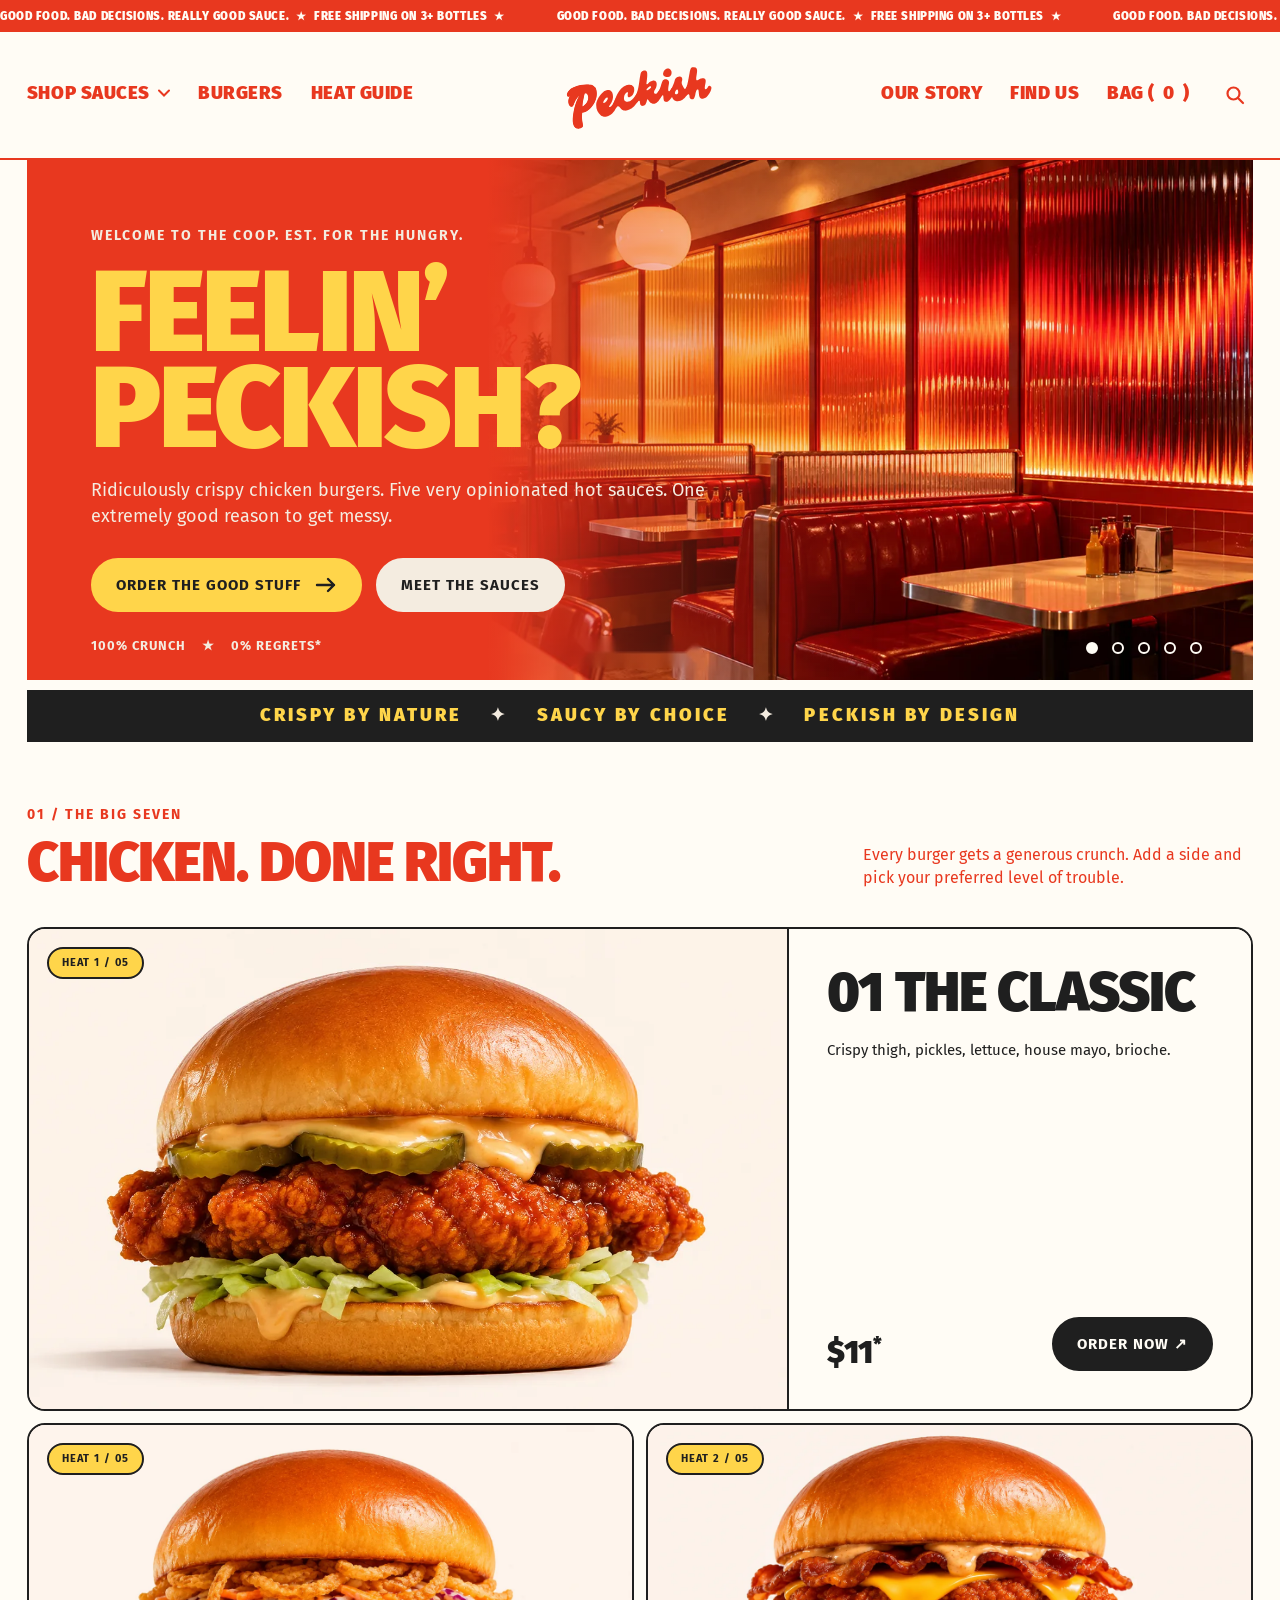
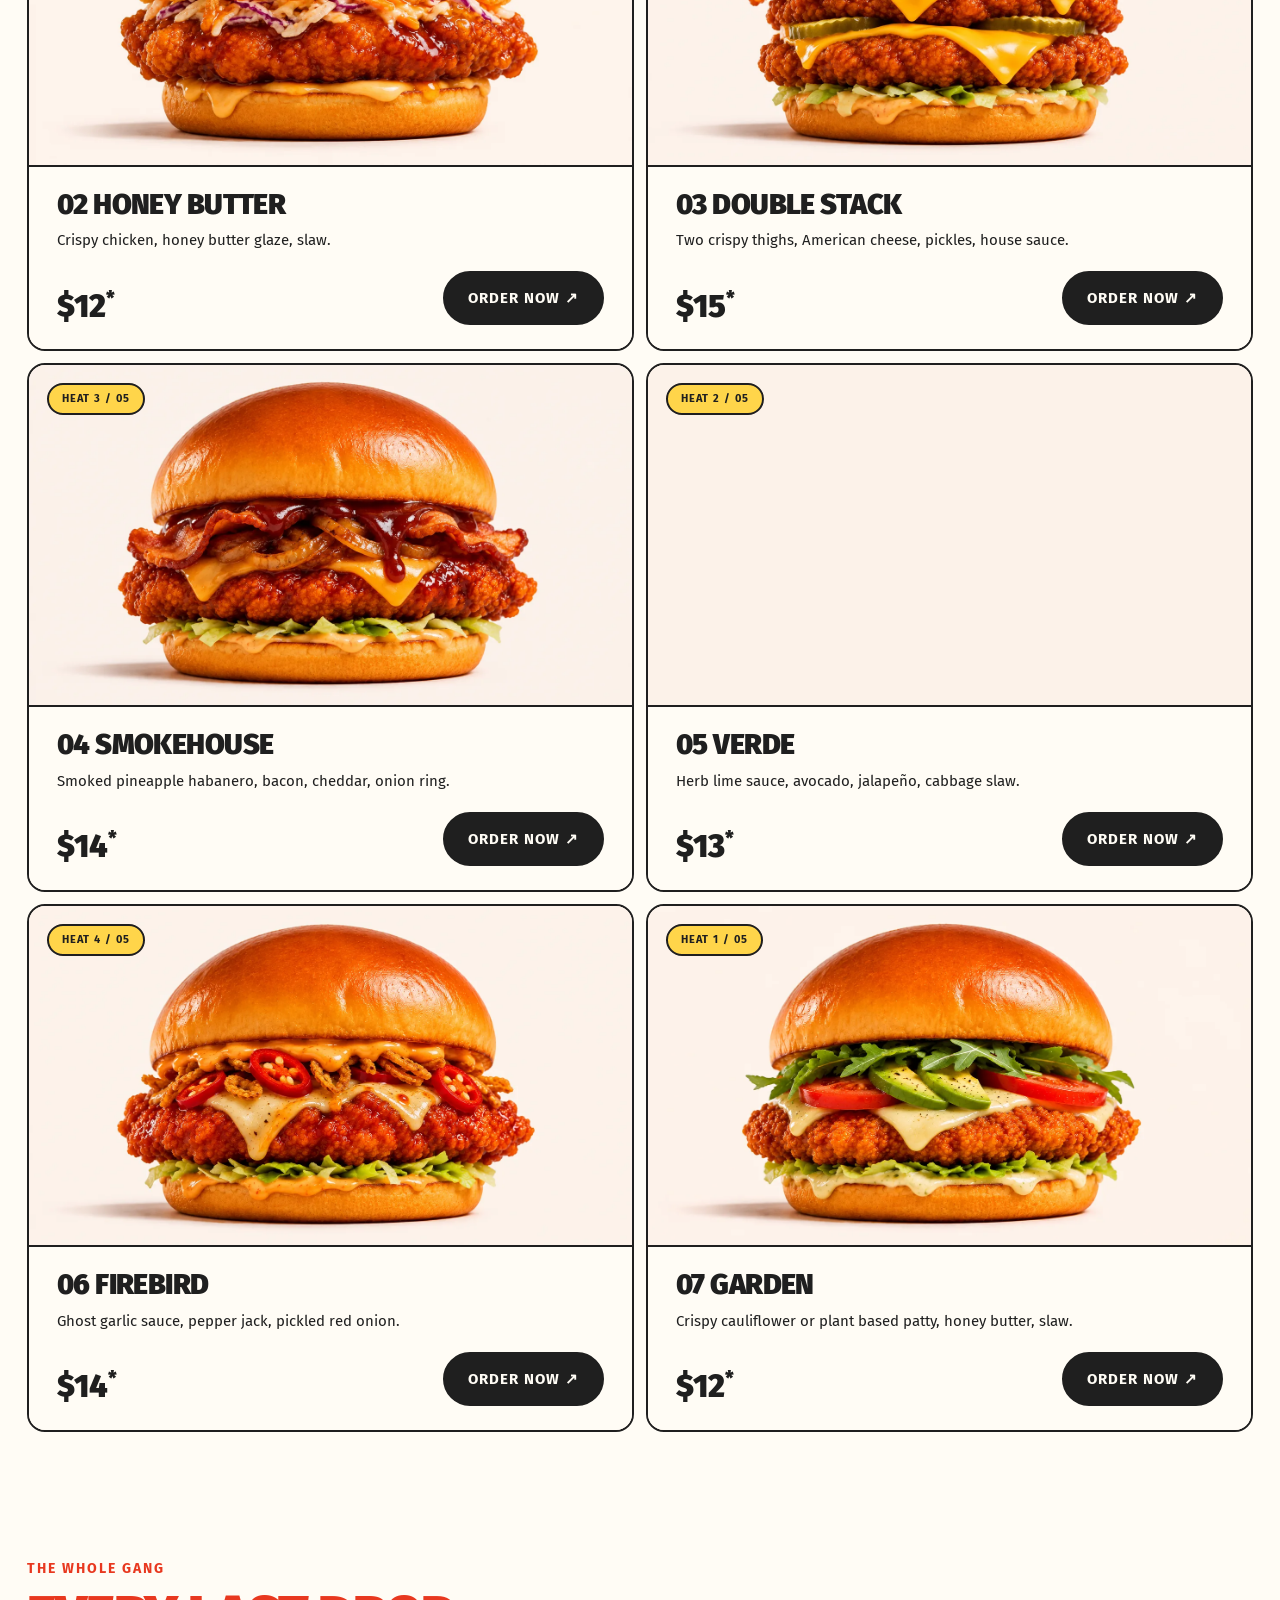
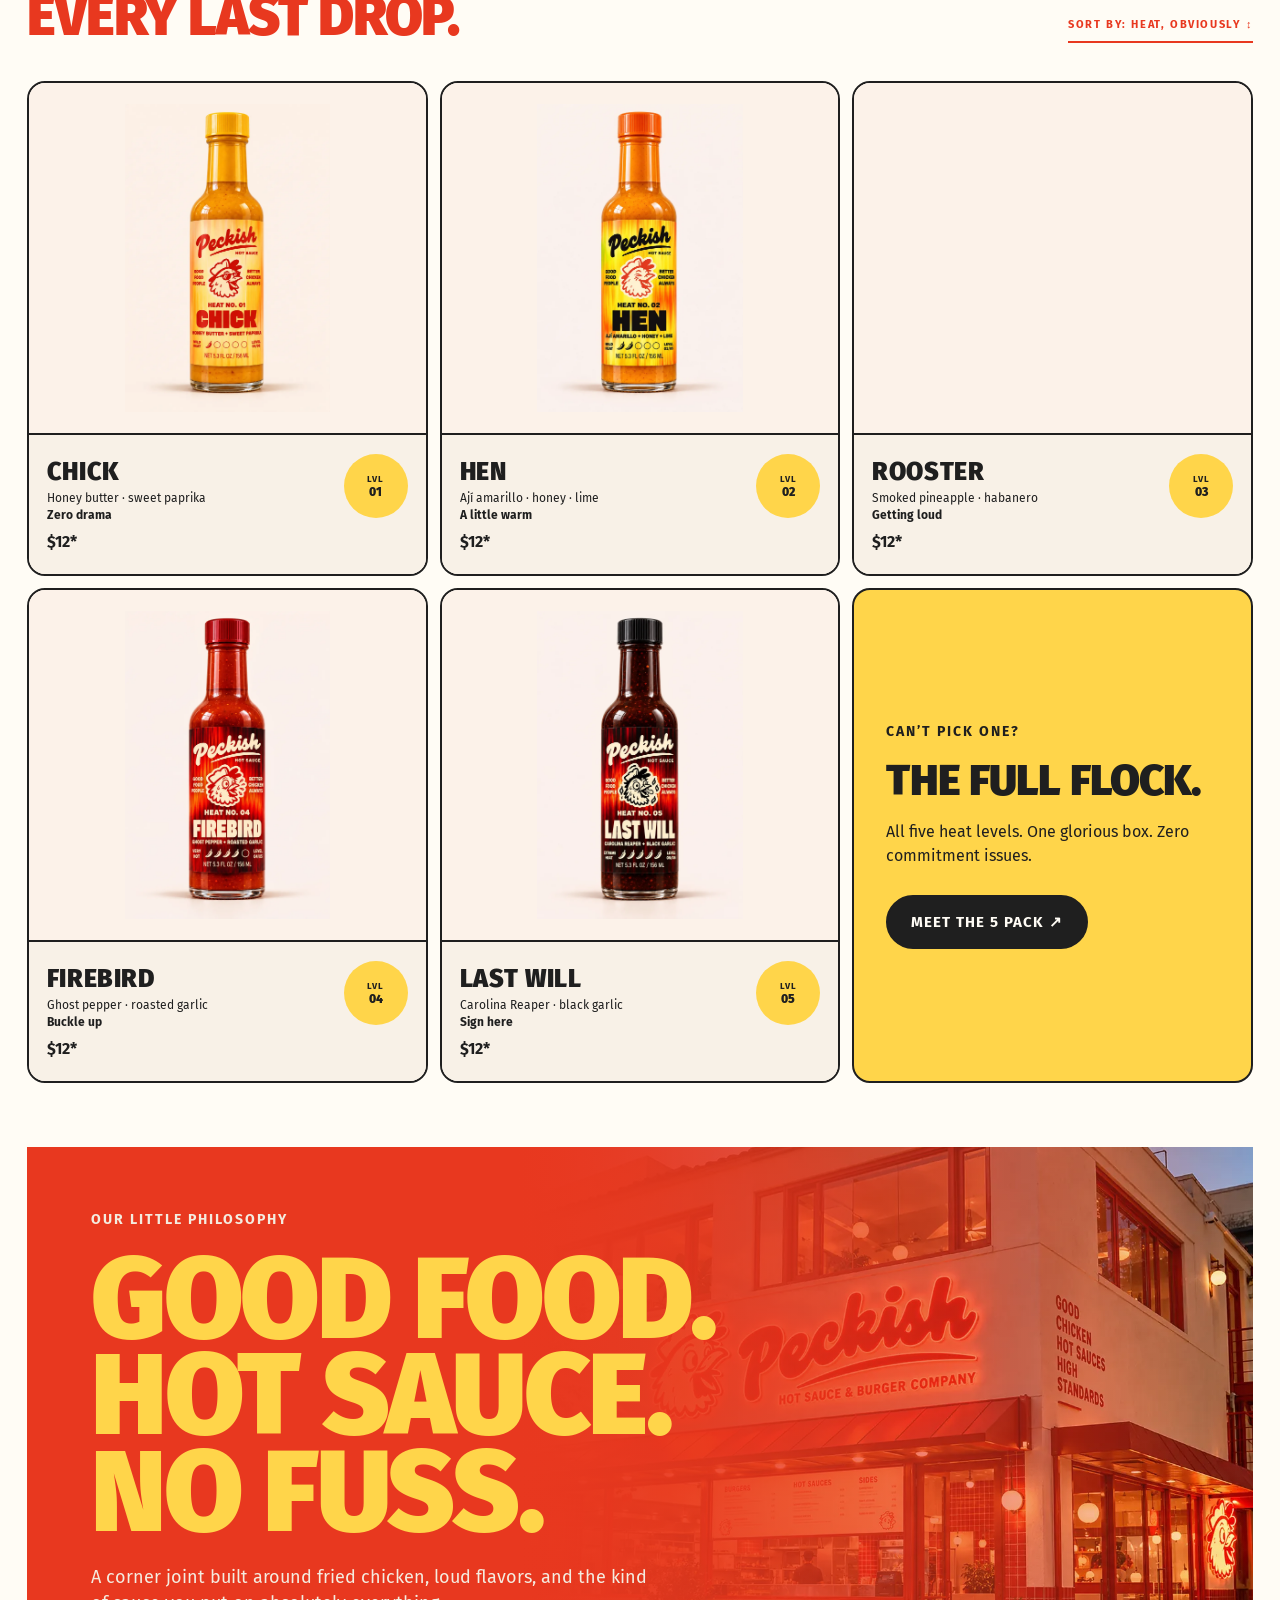
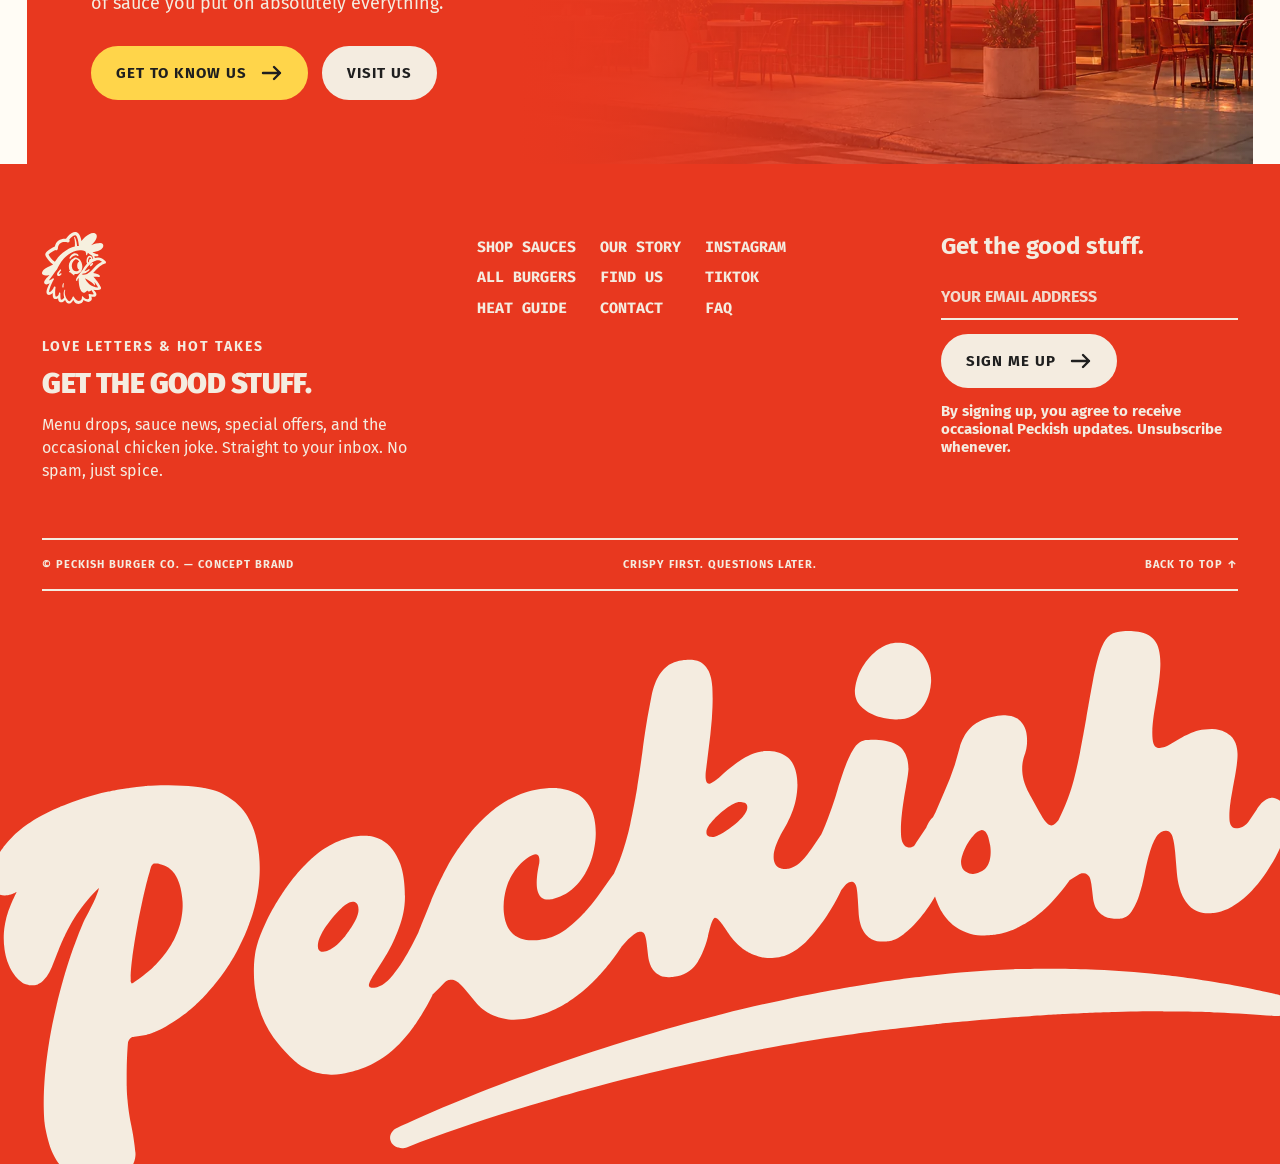
<file: index.html>
<!DOCTYPE html>
<html lang="en">
<head>
<meta charset="utf-8">
<meta name="viewport" content="width=device-width, initial-scale=1">
<title>Peckish — Crispy Chicken Burgers & Hot Sauce</title>
<meta name="description" content="Ridiculously crispy chicken burgers. Five very opinionated hot sauces. One extremely good reason to get messy.">
<meta name="theme-color" content="#E8381F">
<link rel="icon" href="favicon.svg" type="image/svg+xml">
<link rel="preconnect" href="https://fonts.googleapis.com">
<link rel="preconnect" href="https://fonts.gstatic.com" crossorigin>
<link href="https://fonts.googleapis.com/css2?family=Fira+Code:wght@700&family=Fira+Sans:wght@400;700;900&display=swap" rel="stylesheet">
<link rel="stylesheet" href="styles.css">
<meta property="og:title" content="Peckish — Crispy Chicken Burgers & Hot Sauce">
<meta property="og:description" content="Ridiculously crispy chicken burgers. Five very opinionated hot sauces. One extremely good reason to get messy.">
<meta property="og:image" content="burger-classic.webp">
</head>
<body data-page="home">
<a class="skip" href="#main">Skip to content</a>
<div class="ticker" aria-hidden="true"><div class="ticker-track"><span>GOOD FOOD. BAD DECISIONS. REALLY GOOD SAUCE. &nbsp;★&nbsp; FREE SHIPPING ON 3+ BOTTLES &nbsp;★&nbsp; </span><span>GOOD FOOD. BAD DECISIONS. REALLY GOOD SAUCE. &nbsp;★&nbsp; FREE SHIPPING ON 3+ BOTTLES &nbsp;★&nbsp; </span><span>GOOD FOOD. BAD DECISIONS. REALLY GOOD SAUCE. &nbsp;★&nbsp; FREE SHIPPING ON 3+ BOTTLES &nbsp;★&nbsp; </span><span>GOOD FOOD. BAD DECISIONS. REALLY GOOD SAUCE. &nbsp;★&nbsp; FREE SHIPPING ON 3+ BOTTLES &nbsp;★&nbsp; </span><span>GOOD FOOD. BAD DECISIONS. REALLY GOOD SAUCE. &nbsp;★&nbsp; FREE SHIPPING ON 3+ BOTTLES &nbsp;★&nbsp; </span><span>GOOD FOOD. BAD DECISIONS. REALLY GOOD SAUCE. &nbsp;★&nbsp; FREE SHIPPING ON 3+ BOTTLES &nbsp;★&nbsp; </span><span>GOOD FOOD. BAD DECISIONS. REALLY GOOD SAUCE. &nbsp;★&nbsp; FREE SHIPPING ON 3+ BOTTLES &nbsp;★&nbsp; </span><span>GOOD FOOD. BAD DECISIONS. REALLY GOOD SAUCE. &nbsp;★&nbsp; FREE SHIPPING ON 3+ BOTTLES &nbsp;★&nbsp; </span><span>GOOD FOOD. BAD DECISIONS. REALLY GOOD SAUCE. &nbsp;★&nbsp; FREE SHIPPING ON 3+ BOTTLES &nbsp;★&nbsp; </span><span>GOOD FOOD. BAD DECISIONS. REALLY GOOD SAUCE. &nbsp;★&nbsp; FREE SHIPPING ON 3+ BOTTLES &nbsp;★&nbsp; </span><span>GOOD FOOD. BAD DECISIONS. REALLY GOOD SAUCE. &nbsp;★&nbsp; FREE SHIPPING ON 3+ BOTTLES &nbsp;★&nbsp; </span><span>GOOD FOOD. BAD DECISIONS. REALLY GOOD SAUCE. &nbsp;★&nbsp; FREE SHIPPING ON 3+ BOTTLES &nbsp;★&nbsp; </span></div></div>
<header class="header">
  <nav class="nav" aria-label="Main navigation">
    <button class="nav-toggle" aria-label="Open menu" aria-expanded="false"><svg viewBox="0 0 28 28" fill="none" stroke="currentColor" stroke-width="2.6" stroke-linecap="round"><path d="M4 8h20M4 14h20M4 20h20"/></svg></button>
    <div class="nav-group left">
      <div class="has-menu">
        <a class="nav-link" href="sauces.html">Shop sauces <svg viewBox="0 0 12 8" fill="none" stroke="currentColor" stroke-width="2" stroke-linecap="round"><path d="M1 1.5l5 5 5-5"/></svg></a>
        <div class="menu">
          <a href="product.html?sauce=chick">Chick <small>LVL 01</small></a>
          <a href="product.html?sauce=hen">Hen <small>LVL 02</small></a>
          <a href="product.html?sauce=rooster">Rooster <small>LVL 03</small></a>
          <a href="product.html?sauce=firebird">Firebird <small>LVL 04</small></a>
          <a href="product.html?sauce=last-will">Last Will <small>LVL 05</small></a>
          <a href="sauces.html#flock">The Full Flock <small>5 PACK</small></a>
        </div>
      </div>
      <a class="nav-link" href="burgers.html">Burgers</a>
      <a class="nav-link" href="sauces.html#heat-guide">Heat guide</a>
    </div>
    <a class="nav-logo" href="index.html" aria-label="Peckish home"><img src="logo-peckish-nav.svg" alt="Peckish" width="150" height="70"></a>
    <div class="nav-group right">
      <a class="nav-link hide-m" href="index.html#story">Our story</a>
      <a class="nav-link hide-m" href="index.html#story">Find us</a>
      <a class="nav-link" href="#bag" data-bag-open>Bag (<span data-bag-count>0</span>)</a>
      <button class="nav-icon" aria-label="Search"><svg viewBox="0 0 20 20" fill="none" stroke="currentColor" stroke-width="2.2" stroke-linecap="round"><circle cx="8.5" cy="8.5" r="6"/><path d="M13 13l5 5"/></svg></button>
    </div>
  </nav>
  <div class="mobile-menu">
    <a href="sauces.html">Shop sauces</a>
    <a href="burgers.html">Burgers</a>
    <a href="sauces.html#heat-guide">Heat guide</a>
    <a href="index.html#story">Our story</a>
    <a href="index.html#story">Find us</a>
  </div>
</header>
<main id="main">

<section class="hero-wrap" id="top">
  <div class="hero" data-hero="[[&quot;Feelin\u2019<br>Peckish?&quot;, &quot;Ridiculously crispy chicken burgers. Five very opinionated hot sauces. One extremely good reason to get messy.&quot;], [&quot;Sauce<br>yourself.&quot;, &quot;Some like it sweet. Some like it painfully spicy. We believe there\u2019s a bottle for every bird.&quot;], [&quot;Crunch<br>time.&quot;, &quot;Chicken burgers worth getting your hands dirty for. Made for the hungry, the curious and the sauce obsessed.&quot;], [&quot;Find<br>your fire.&quot;, &quot;From Chick to Last Will. You control the heat.&quot;], [&quot;No fuss.<br>All flavor.&quot;, &quot;A corner joint built around fried chicken, loud flavors, and the kind of sauce you put on absolutely everything.&quot;]]">
    <div class="hero-inner">
      <p class="eyebrow">Welcome to the coop. Est. for the hungry.</p>
      <h1 class="display">Feelin’<br>Peckish?</h1>
      <p class="lead">Ridiculously crispy chicken burgers. Five very opinionated hot sauces. One extremely good reason to get messy.</p>
      <div class="hero-actions">
        <a class="btn btn-yellow" href="burgers.html">Order the good stuff <svg viewBox="0 0 22 18" fill="none" stroke="currentColor" stroke-width="2.4" stroke-linecap="round" stroke-linejoin="round"><path d="M2 9h17M13 3l6 6-6 6"/></svg></a>
        <a class="btn btn-cream" href="sauces.html">Meet the sauces</a>
      </div>
    </div>
    <p class="hero-foot">100% CRUNCH &nbsp;&nbsp; ★ &nbsp;&nbsp; 0% REGRETS*</p>
    <div class="hero-dots" aria-hidden="true"><span class="on"></span><span class=""></span><span class=""></span><span class=""></span><span class=""></span></div>
  </div>
</section>
<div class="strip strip-ink" aria-hidden="true"><span>Crispy by nature</span><span class="sep">✦</span><span>Saucy by choice</span><span class="sep">✦</span><span>Peckish by design</span></div>

<section class="section" id="burgers">
  <div class="section-head">
    <div>
      <p class="eyebrow red">01 / The big seven</p>
      <h2 class="h2 red">Chicken. Done right.</h2>
    </div>
    <p class="intro red">Every burger gets a generous crunch. Add a side and pick your preferred level of trouble.</p>
  </div>
  <div class="burger-grid">
      <article class="card feature reveal">
        <div class="card-media">
          <img src="burger-classic.webp" alt="The Classic crispy chicken burger" loading="eager" decoding="async">
          <span class="pill-tag">Heat 1 / 05</span>
        </div>
        <div class="card-body">
          <h3 class="h3">01 The Classic</h3>
          <p class="desc">Crispy thigh, pickles, lettuce, house mayo, brioche.</p>
          <div class="card-row">
            <p class="price">$11<span class="ast">*</span></p>
            <button class="btn btn-ink" data-add="classic">Order now ↗</button>
          </div>
        </div>
      </article>
      <article class="card reveal">
        <div class="card-media">
          <img src="burger-honey-butter.webp" alt="Honey Butter crispy chicken burger" loading="lazy" decoding="async">
          <span class="pill-tag">Heat 1 / 05</span>
        </div>
        <div class="card-body">
          <h3 class="h3">02 Honey Butter</h3>
          <p class="desc">Crispy chicken, honey butter glaze, slaw.</p>
          <div class="card-row">
            <p class="price">$12<span class="ast">*</span></p>
            <button class="btn btn-ink" data-add="honey-butter">Order now ↗</button>
          </div>
        </div>
      </article>
      <article class="card reveal">
        <div class="card-media">
          <img src="burger-double-stack.webp" alt="Double Stack crispy chicken burger" loading="lazy" decoding="async">
          <span class="pill-tag">Heat 2 / 05</span>
        </div>
        <div class="card-body">
          <h3 class="h3">03 Double Stack</h3>
          <p class="desc">Two crispy thighs, American cheese, pickles, house sauce.</p>
          <div class="card-row">
            <p class="price">$15<span class="ast">*</span></p>
            <button class="btn btn-ink" data-add="double-stack">Order now ↗</button>
          </div>
        </div>
      </article>
      <article class="card reveal">
        <div class="card-media">
          <img src="burger-smokehouse.webp" alt="Smokehouse crispy chicken burger" loading="lazy" decoding="async">
          <span class="pill-tag">Heat 3 / 05</span>
        </div>
        <div class="card-body">
          <h3 class="h3">04 Smokehouse</h3>
          <p class="desc">Smoked pineapple habanero, bacon, cheddar, onion ring.</p>
          <div class="card-row">
            <p class="price">$14<span class="ast">*</span></p>
            <button class="btn btn-ink" data-add="smokehouse">Order now ↗</button>
          </div>
        </div>
      </article>
      <article class="card reveal">
        <div class="card-media">
          <img src="burger-verde.webp" alt="Verde crispy chicken burger" loading="lazy" decoding="async">
          <span class="pill-tag">Heat 2 / 05</span>
        </div>
        <div class="card-body">
          <h3 class="h3">05 Verde</h3>
          <p class="desc">Herb lime sauce, avocado, jalapeño, cabbage slaw.</p>
          <div class="card-row">
            <p class="price">$13<span class="ast">*</span></p>
            <button class="btn btn-ink" data-add="verde">Order now ↗</button>
          </div>
        </div>
      </article>
      <article class="card reveal">
        <div class="card-media">
          <img src="burger-firebird.webp" alt="Firebird crispy chicken burger" loading="lazy" decoding="async">
          <span class="pill-tag">Heat 4 / 05</span>
        </div>
        <div class="card-body">
          <h3 class="h3">06 Firebird</h3>
          <p class="desc">Ghost garlic sauce, pepper jack, pickled red onion.</p>
          <div class="card-row">
            <p class="price">$14<span class="ast">*</span></p>
            <button class="btn btn-ink" data-add="firebird">Order now ↗</button>
          </div>
        </div>
      </article>
      <article class="card reveal">
        <div class="card-media">
          <img src="burger-garden.webp" alt="Garden crispy chicken burger" loading="lazy" decoding="async">
          <span class="pill-tag">Heat 1 / 05</span>
        </div>
        <div class="card-body">
          <h3 class="h3">07 Garden</h3>
          <p class="desc">Crispy cauliflower or plant based patty, honey butter, slaw.</p>
          <div class="card-row">
            <p class="price">$12<span class="ast">*</span></p>
            <button class="btn btn-ink" data-add="garden">Order now ↗</button>
          </div>
        </div>
      </article>
  </div>
</section>
<section class="section" id="sauces">
  <div class="section-head">
    <div>
      <p class="eyebrow red">The whole gang</p>
      <h2 class="h2 red">Every last drop.</h2>
    </div>
    <button class="sort-link red" data-sort="#sauce-grid">Sort by: heat, obviously ↕</button>
  </div>
  <div class="sauce-grid" id="sauce-grid" data-sauce-grid data-flock></div>
</section>
<section class="banner-wrap" id="story">
  <div class="banner photo">
    <div class="banner-inner">
      <p class="eyebrow">Our little philosophy</p>
      <h2 class="display">Good food.<br>Hot sauce.<br>No fuss.</h2>
      <p class="lead">A corner joint built around fried chicken, loud flavors, and the kind of sauce you put on absolutely everything.</p>
      <div class="banner-actions">
        <a class="btn btn-yellow" href="burgers.html">Get to know us <svg viewBox="0 0 22 18" fill="none" stroke="currentColor" stroke-width="2.4" stroke-linecap="round" stroke-linejoin="round"><path d="M2 9h17M13 3l6 6-6 6"/></svg></a>
        <a class="btn btn-cream" href="#contact">Visit us</a>
      </div>
    </div>
  </div>
</section>
</main>
<footer class="footer" id="contact">
  <div class="footer-top">
    <div class="footer-brand">
      <img src="mark-rooster.svg" alt="" width="64" height="72" style="filter:brightness(0) saturate(100%) invert(93%) sepia(8%) saturate(430%) hue-rotate(347deg) brightness(104%) contrast(93%)">
      <p class="eyebrow">Love letters &amp; hot takes</p>
      <h3 class="h3">Get the good stuff.</h3>
      <p>Menu drops, sauce news, special offers, and the occasional chicken joke. Straight to your inbox. No spam, just spice.</p>
    </div>
    <div class="footer-links" aria-label="Footer">
      <div><a href="sauces.html">Shop sauces</a><a href="burgers.html">All burgers</a><a href="sauces.html#heat-guide">Heat guide</a></div>
      <div><a href="index.html#story">Our story</a><a href="index.html#story">Find us</a><a href="#contact">Contact</a></div>
      <div><a href="#" rel="noopener">Instagram</a><a href="#" rel="noopener">TikTok</a><a href="sauces.html#heat-guide">FAQ</a></div>
    </div>
    <div class="footer-news">
      <h4>Get the good stuff.</h4>
      <form data-news>
        <label class="skip" for="email">Email</label>
        <input id="email" type="email" placeholder="YOUR EMAIL ADDRESS" required autocomplete="email">
        <button class="btn btn-cream" type="submit">Sign me up <svg viewBox="0 0 22 18" fill="none" stroke="currentColor" stroke-width="2.4" stroke-linecap="round" stroke-linejoin="round"><path d="M2 9h17M13 3l6 6-6 6"/></svg></button>
      </form>
      <p>By signing up, you agree to receive occasional Peckish updates. Unsubscribe whenever.</p>
    </div>
  </div>
  <div class="footer-bar">
    <span>© Peckish Burger Co. — Concept brand</span>
    <span>Crispy first. Questions later.</span>
    <a href="#top">Back to top ↑</a>
  </div>
  <div class="footer-mark" aria-hidden="true"><img src="logo-peckish-footer.svg" alt="" width="1792" height="760" loading="lazy"></div>
</footer>

<div class="bag-overlay" data-bag-close></div>
<aside class="bag" id="bag" aria-label="Your bag">
  <div class="bag-head"><h2 class="h3">Your bag</h2><button class="bag-close" data-bag-close aria-label="Close bag">✕</button></div>
  <div class="bag-items" data-bag-items></div>
  <div class="bag-foot">
    <div class="bag-total"><span>Total</span><span data-bag-total>$0</span></div>
    <button class="btn btn-ink" data-checkout>Checkout — get saucy <svg viewBox="0 0 22 18" fill="none" stroke="currentColor" stroke-width="2.4" stroke-linecap="round" stroke-linejoin="round"><path d="M2 9h17M13 3l6 6-6 6"/></svg></button>
    <p class="bag-note">Demo bag · stored in your browser only · no real orders</p>
  </div>
</aside>

<script src="products.js"></script>
<script src="script.js"></script>
</body>
</html>
</file>
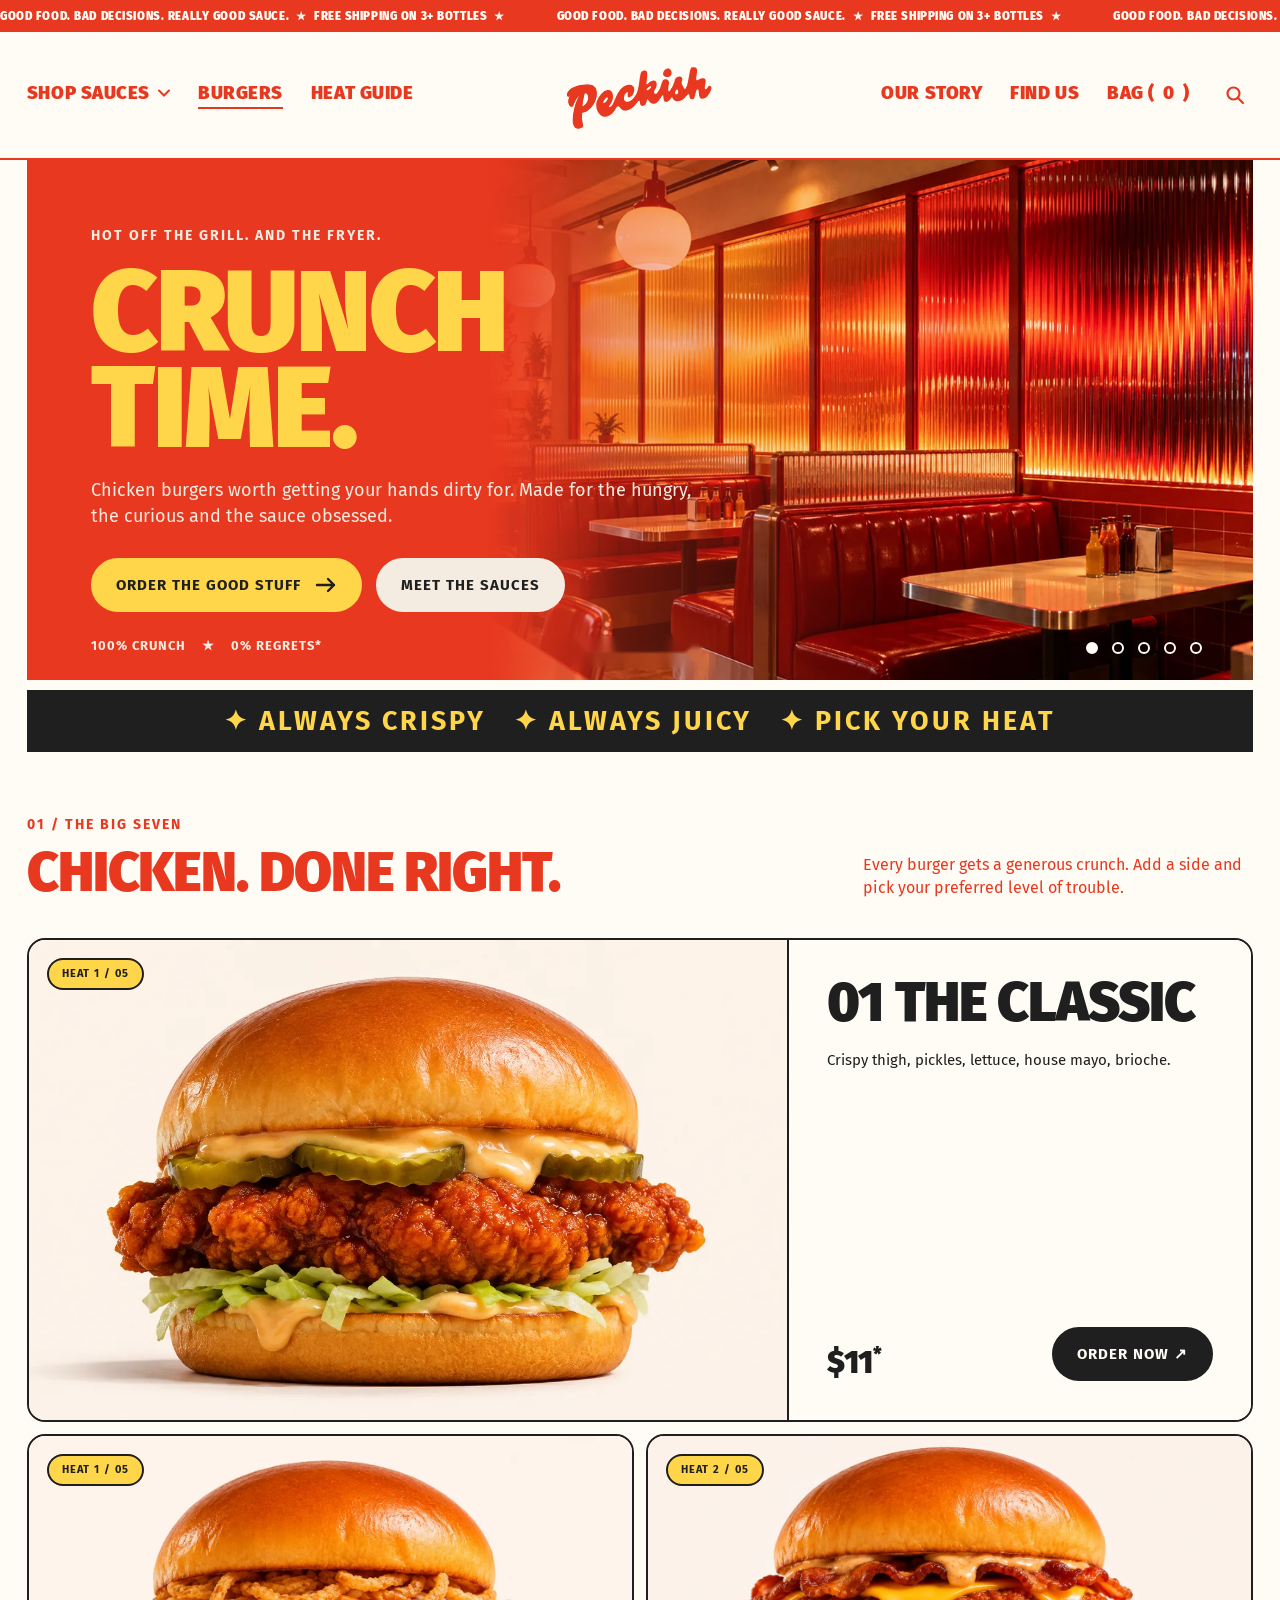
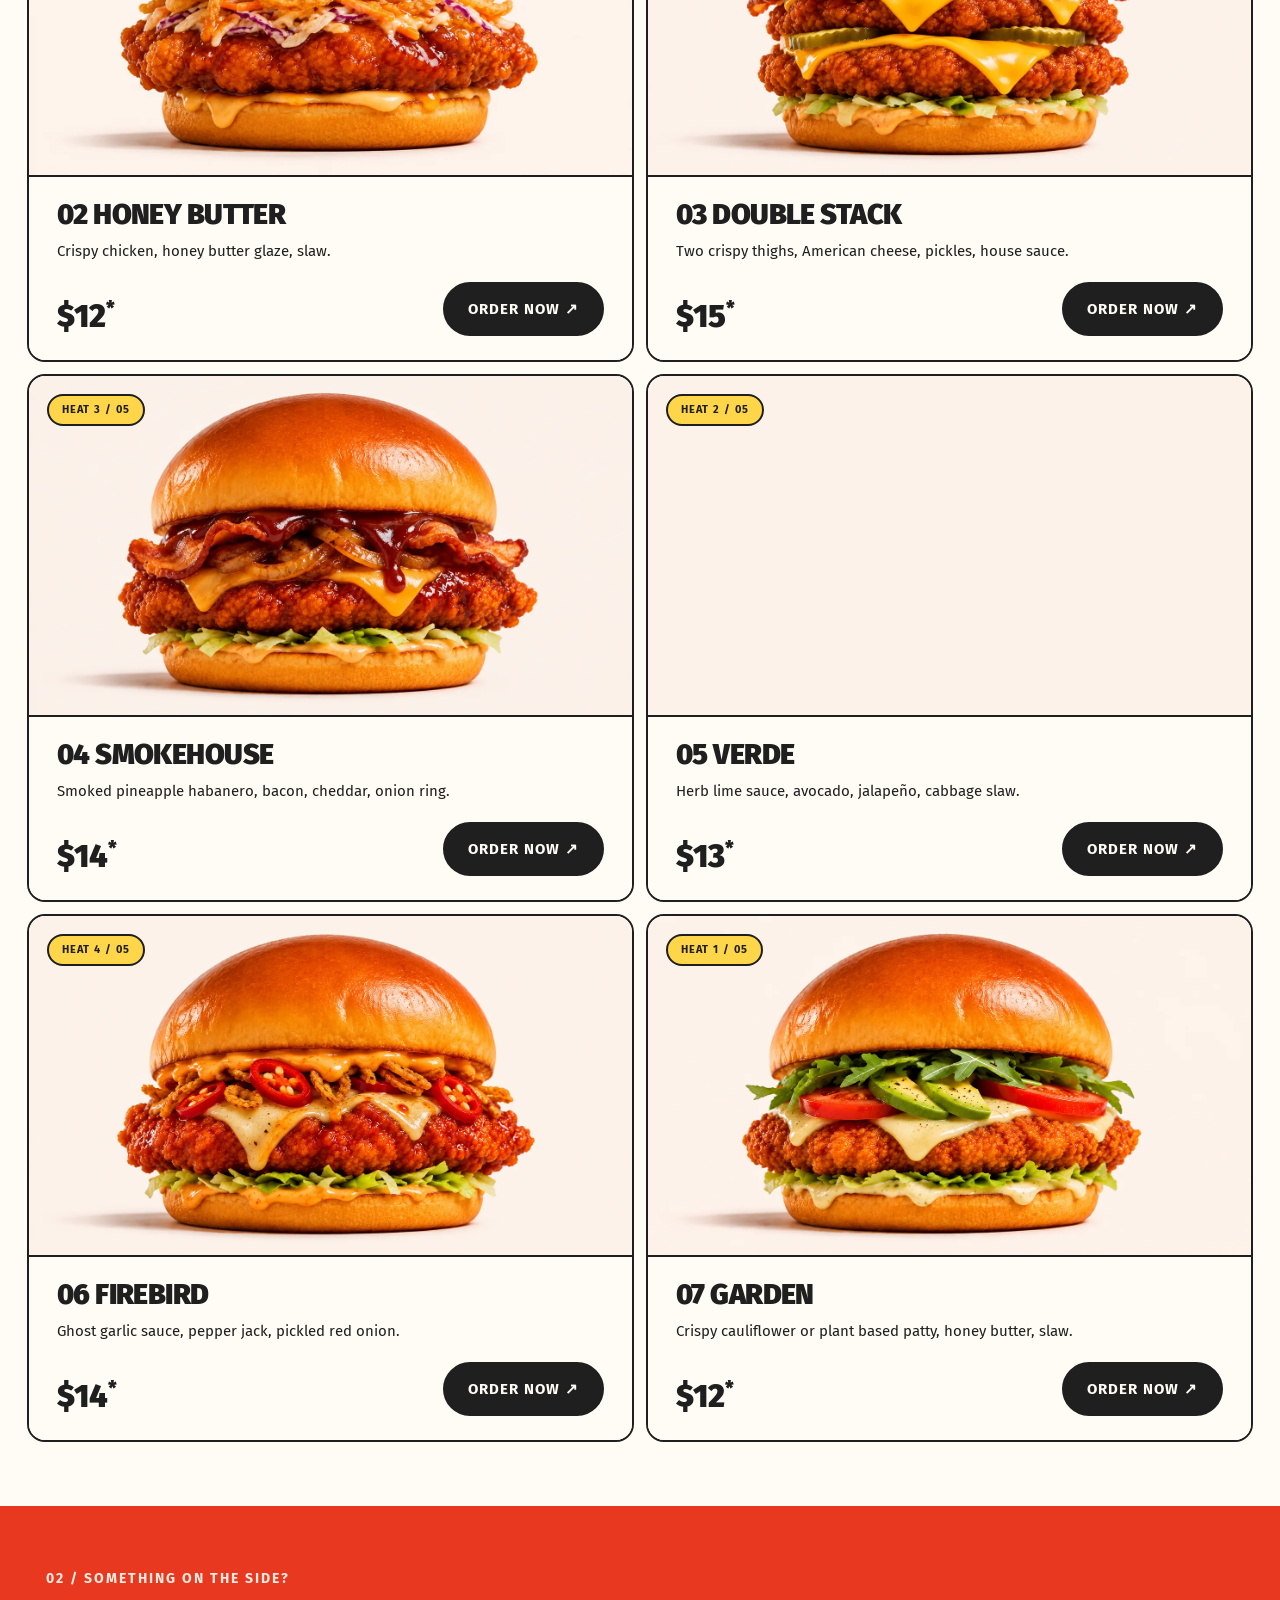
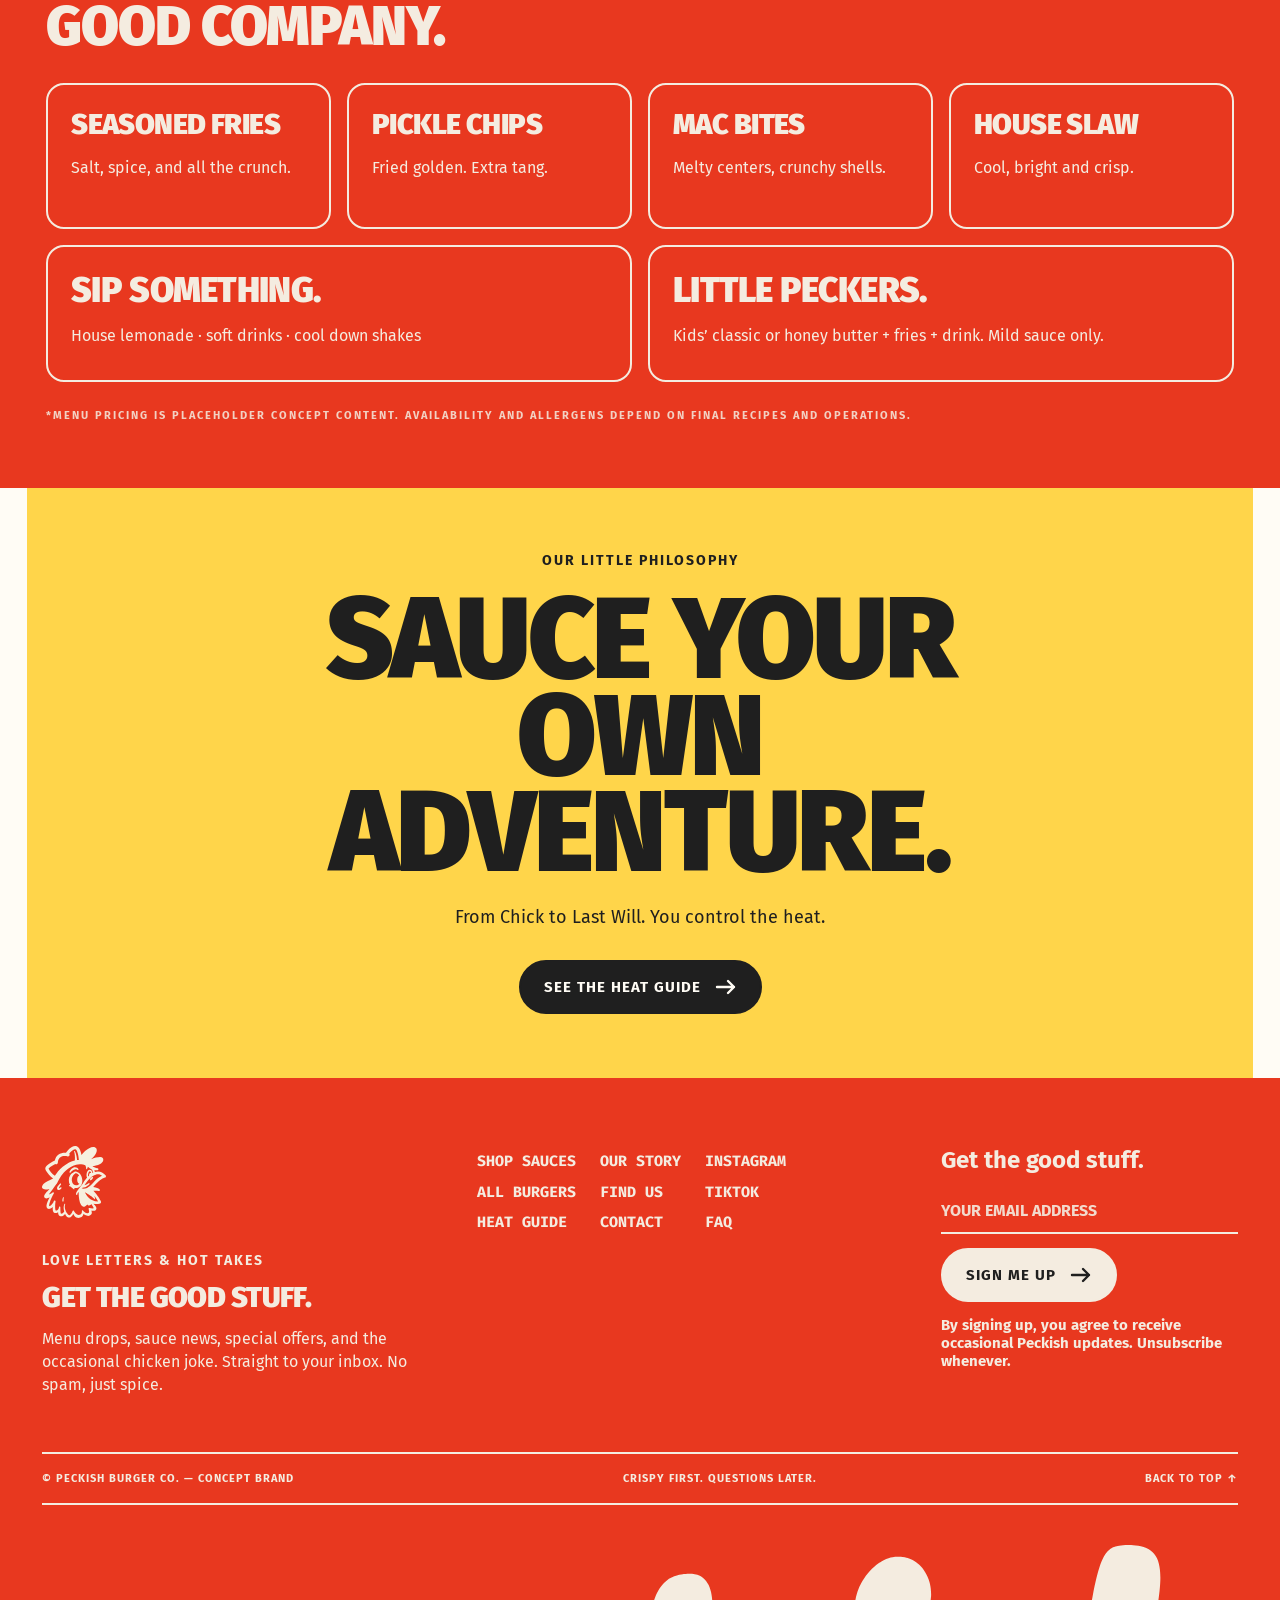
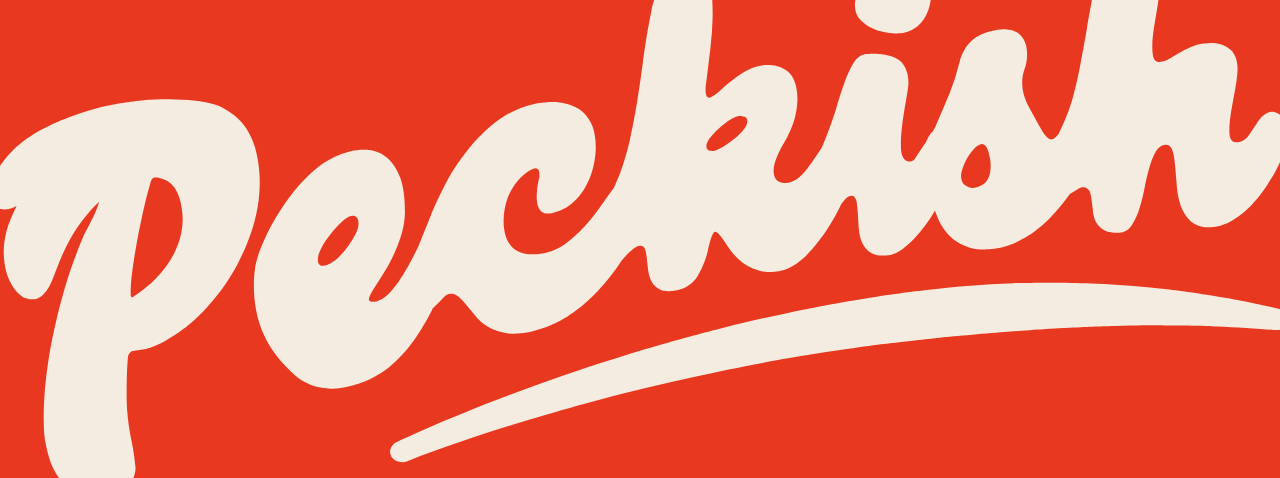
<file: burgers.html>
<!DOCTYPE html>
<html lang="en">
<head>
<meta charset="utf-8">
<meta name="viewport" content="width=device-width, initial-scale=1">
<title>Burgers — Peckish</title>
<meta name="description" content="Chicken burgers worth getting your hands dirty for. Made for the hungry, the curious and the sauce obsessed.">
<meta name="theme-color" content="#E8381F">
<link rel="icon" href="favicon.svg" type="image/svg+xml">
<link rel="preconnect" href="https://fonts.googleapis.com">
<link rel="preconnect" href="https://fonts.gstatic.com" crossorigin>
<link href="https://fonts.googleapis.com/css2?family=Fira+Code:wght@700&family=Fira+Sans:wght@400;700;900&display=swap" rel="stylesheet">
<link rel="stylesheet" href="styles.css">
<meta property="og:title" content="Burgers — Peckish">
<meta property="og:description" content="Chicken burgers worth getting your hands dirty for. Made for the hungry, the curious and the sauce obsessed.">
<meta property="og:image" content="burger-classic.webp">
</head>
<body data-page="burgers">
<a class="skip" href="#main">Skip to content</a>
<div class="ticker" aria-hidden="true"><div class="ticker-track"><span>GOOD FOOD. BAD DECISIONS. REALLY GOOD SAUCE. &nbsp;★&nbsp; FREE SHIPPING ON 3+ BOTTLES &nbsp;★&nbsp; </span><span>GOOD FOOD. BAD DECISIONS. REALLY GOOD SAUCE. &nbsp;★&nbsp; FREE SHIPPING ON 3+ BOTTLES &nbsp;★&nbsp; </span><span>GOOD FOOD. BAD DECISIONS. REALLY GOOD SAUCE. &nbsp;★&nbsp; FREE SHIPPING ON 3+ BOTTLES &nbsp;★&nbsp; </span><span>GOOD FOOD. BAD DECISIONS. REALLY GOOD SAUCE. &nbsp;★&nbsp; FREE SHIPPING ON 3+ BOTTLES &nbsp;★&nbsp; </span><span>GOOD FOOD. BAD DECISIONS. REALLY GOOD SAUCE. &nbsp;★&nbsp; FREE SHIPPING ON 3+ BOTTLES &nbsp;★&nbsp; </span><span>GOOD FOOD. BAD DECISIONS. REALLY GOOD SAUCE. &nbsp;★&nbsp; FREE SHIPPING ON 3+ BOTTLES &nbsp;★&nbsp; </span><span>GOOD FOOD. BAD DECISIONS. REALLY GOOD SAUCE. &nbsp;★&nbsp; FREE SHIPPING ON 3+ BOTTLES &nbsp;★&nbsp; </span><span>GOOD FOOD. BAD DECISIONS. REALLY GOOD SAUCE. &nbsp;★&nbsp; FREE SHIPPING ON 3+ BOTTLES &nbsp;★&nbsp; </span><span>GOOD FOOD. BAD DECISIONS. REALLY GOOD SAUCE. &nbsp;★&nbsp; FREE SHIPPING ON 3+ BOTTLES &nbsp;★&nbsp; </span><span>GOOD FOOD. BAD DECISIONS. REALLY GOOD SAUCE. &nbsp;★&nbsp; FREE SHIPPING ON 3+ BOTTLES &nbsp;★&nbsp; </span><span>GOOD FOOD. BAD DECISIONS. REALLY GOOD SAUCE. &nbsp;★&nbsp; FREE SHIPPING ON 3+ BOTTLES &nbsp;★&nbsp; </span><span>GOOD FOOD. BAD DECISIONS. REALLY GOOD SAUCE. &nbsp;★&nbsp; FREE SHIPPING ON 3+ BOTTLES &nbsp;★&nbsp; </span></div></div>
<header class="header">
  <nav class="nav" aria-label="Main navigation">
    <button class="nav-toggle" aria-label="Open menu" aria-expanded="false"><svg viewBox="0 0 28 28" fill="none" stroke="currentColor" stroke-width="2.6" stroke-linecap="round"><path d="M4 8h20M4 14h20M4 20h20"/></svg></button>
    <div class="nav-group left">
      <div class="has-menu">
        <a class="nav-link" href="sauces.html">Shop sauces <svg viewBox="0 0 12 8" fill="none" stroke="currentColor" stroke-width="2" stroke-linecap="round"><path d="M1 1.5l5 5 5-5"/></svg></a>
        <div class="menu">
          <a href="product.html?sauce=chick">Chick <small>LVL 01</small></a>
          <a href="product.html?sauce=hen">Hen <small>LVL 02</small></a>
          <a href="product.html?sauce=rooster">Rooster <small>LVL 03</small></a>
          <a href="product.html?sauce=firebird">Firebird <small>LVL 04</small></a>
          <a href="product.html?sauce=last-will">Last Will <small>LVL 05</small></a>
          <a href="sauces.html#flock">The Full Flock <small>5 PACK</small></a>
        </div>
      </div>
      <a class="nav-link" href="burgers.html">Burgers</a>
      <a class="nav-link" href="sauces.html#heat-guide">Heat guide</a>
    </div>
    <a class="nav-logo" href="index.html" aria-label="Peckish home"><img src="logo-peckish-nav.svg" alt="Peckish" width="150" height="70"></a>
    <div class="nav-group right">
      <a class="nav-link hide-m" href="index.html#story">Our story</a>
      <a class="nav-link hide-m" href="index.html#story">Find us</a>
      <a class="nav-link" href="#bag" data-bag-open>Bag (<span data-bag-count>0</span>)</a>
      <button class="nav-icon" aria-label="Search"><svg viewBox="0 0 20 20" fill="none" stroke="currentColor" stroke-width="2.2" stroke-linecap="round"><circle cx="8.5" cy="8.5" r="6"/><path d="M13 13l5 5"/></svg></button>
    </div>
  </nav>
  <div class="mobile-menu">
    <a href="sauces.html">Shop sauces</a>
    <a href="burgers.html">Burgers</a>
    <a href="sauces.html#heat-guide">Heat guide</a>
    <a href="index.html#story">Our story</a>
    <a href="index.html#story">Find us</a>
  </div>
</header>
<main id="main">

<section class="hero-wrap" id="top">
  <div class="hero" data-hero="[[&quot;Crunch<br>time.&quot;, &quot;Chicken burgers worth getting your hands dirty for. Made for the hungry, the curious and the sauce obsessed.&quot;]]">
    <div class="hero-inner">
      <p class="eyebrow">Hot off the grill. And the fryer.</p>
      <h1 class="display">Crunch<br>time.</h1>
      <p class="lead">Chicken burgers worth getting your hands dirty for. Made for the hungry, the curious and the sauce obsessed.</p>
      <div class="hero-actions">
        <a class="btn btn-yellow" href="#burgers">Order the good stuff <svg viewBox="0 0 22 18" fill="none" stroke="currentColor" stroke-width="2.4" stroke-linecap="round" stroke-linejoin="round"><path d="M2 9h17M13 3l6 6-6 6"/></svg></a>
        <a class="btn btn-cream" href="sauces.html">Meet the sauces</a>
      </div>
    </div>
    <p class="hero-foot">100% CRUNCH &nbsp;&nbsp; ★ &nbsp;&nbsp; 0% REGRETS*</p>
    <div class="hero-dots" aria-hidden="true"><span class="on"></span><span class=""></span><span class=""></span><span class=""></span><span class=""></span></div>
  </div>
</section>
<div class="strip strip-ink-lg" aria-hidden="true"><span>✦ Always crispy</span><span>✦ Always juicy</span><span>✦ Pick your heat</span></div>

<section class="section" id="burgers">
  <div class="section-head">
    <div>
      <p class="eyebrow red">01 / The big seven</p>
      <h2 class="h2 red">Chicken. Done right.</h2>
    </div>
    <p class="intro red">Every burger gets a generous crunch. Add a side and pick your preferred level of trouble.</p>
  </div>
  <div class="burger-grid">
      <article class="card feature reveal">
        <div class="card-media">
          <img src="burger-classic.webp" alt="The Classic crispy chicken burger" loading="eager" decoding="async">
          <span class="pill-tag">Heat 1 / 05</span>
        </div>
        <div class="card-body">
          <h3 class="h3">01 The Classic</h3>
          <p class="desc">Crispy thigh, pickles, lettuce, house mayo, brioche.</p>
          <div class="card-row">
            <p class="price">$11<span class="ast">*</span></p>
            <button class="btn btn-ink" data-add="classic">Order now ↗</button>
          </div>
        </div>
      </article>
      <article class="card reveal">
        <div class="card-media">
          <img src="burger-honey-butter.webp" alt="Honey Butter crispy chicken burger" loading="lazy" decoding="async">
          <span class="pill-tag">Heat 1 / 05</span>
        </div>
        <div class="card-body">
          <h3 class="h3">02 Honey Butter</h3>
          <p class="desc">Crispy chicken, honey butter glaze, slaw.</p>
          <div class="card-row">
            <p class="price">$12<span class="ast">*</span></p>
            <button class="btn btn-ink" data-add="honey-butter">Order now ↗</button>
          </div>
        </div>
      </article>
      <article class="card reveal">
        <div class="card-media">
          <img src="burger-double-stack.webp" alt="Double Stack crispy chicken burger" loading="lazy" decoding="async">
          <span class="pill-tag">Heat 2 / 05</span>
        </div>
        <div class="card-body">
          <h3 class="h3">03 Double Stack</h3>
          <p class="desc">Two crispy thighs, American cheese, pickles, house sauce.</p>
          <div class="card-row">
            <p class="price">$15<span class="ast">*</span></p>
            <button class="btn btn-ink" data-add="double-stack">Order now ↗</button>
          </div>
        </div>
      </article>
      <article class="card reveal">
        <div class="card-media">
          <img src="burger-smokehouse.webp" alt="Smokehouse crispy chicken burger" loading="lazy" decoding="async">
          <span class="pill-tag">Heat 3 / 05</span>
        </div>
        <div class="card-body">
          <h3 class="h3">04 Smokehouse</h3>
          <p class="desc">Smoked pineapple habanero, bacon, cheddar, onion ring.</p>
          <div class="card-row">
            <p class="price">$14<span class="ast">*</span></p>
            <button class="btn btn-ink" data-add="smokehouse">Order now ↗</button>
          </div>
        </div>
      </article>
      <article class="card reveal">
        <div class="card-media">
          <img src="burger-verde.webp" alt="Verde crispy chicken burger" loading="lazy" decoding="async">
          <span class="pill-tag">Heat 2 / 05</span>
        </div>
        <div class="card-body">
          <h3 class="h3">05 Verde</h3>
          <p class="desc">Herb lime sauce, avocado, jalapeño, cabbage slaw.</p>
          <div class="card-row">
            <p class="price">$13<span class="ast">*</span></p>
            <button class="btn btn-ink" data-add="verde">Order now ↗</button>
          </div>
        </div>
      </article>
      <article class="card reveal">
        <div class="card-media">
          <img src="burger-firebird.webp" alt="Firebird crispy chicken burger" loading="lazy" decoding="async">
          <span class="pill-tag">Heat 4 / 05</span>
        </div>
        <div class="card-body">
          <h3 class="h3">06 Firebird</h3>
          <p class="desc">Ghost garlic sauce, pepper jack, pickled red onion.</p>
          <div class="card-row">
            <p class="price">$14<span class="ast">*</span></p>
            <button class="btn btn-ink" data-add="firebird">Order now ↗</button>
          </div>
        </div>
      </article>
      <article class="card reveal">
        <div class="card-media">
          <img src="burger-garden.webp" alt="Garden crispy chicken burger" loading="lazy" decoding="async">
          <span class="pill-tag">Heat 1 / 05</span>
        </div>
        <div class="card-body">
          <h3 class="h3">07 Garden</h3>
          <p class="desc">Crispy cauliflower or plant based patty, honey butter, slaw.</p>
          <div class="card-row">
            <p class="price">$12<span class="ast">*</span></p>
            <button class="btn btn-ink" data-add="garden">Order now ↗</button>
          </div>
        </div>
      </article>
  </div>
</section>
<section class="sides" id="sides">
  <div class="section-head">
    <div>
      <p class="eyebrow">02 / Something on the side?</p>
      <h2 class="h2">Good company.</h2>
    </div>
  </div>
  <div class="sides-grid">
    <article class="box reveal"><h3 class="h3">Seasoned fries</h3><p>Salt, spice, and all the crunch.</p></article>
    <article class="box reveal"><h3 class="h3">Pickle chips</h3><p>Fried golden. Extra tang.</p></article>
    <article class="box reveal"><h3 class="h3">Mac bites</h3><p>Melty centers, crunchy shells.</p></article>
    <article class="box reveal"><h3 class="h3">House slaw</h3><p>Cool, bright and crisp.</p></article>
  </div>
  <div class="sides-2">
    <article class="box reveal"><h3 class="h3">Sip something.</h3><p>House lemonade · soft drinks · cool down shakes</p></article>
    <article class="box reveal"><h3 class="h3">Little peckers.</h3><p>Kids’ classic or honey butter + fries + drink. Mild sauce only.</p></article>
  </div>
  <p class="footnote">*Menu pricing is placeholder concept content. Availability and allergens depend on final recipes and operations.</p>
</section>

<section class="banner-wrap">
  <div class="banner yellow">
    <div class="banner-inner" style="margin:0 auto;text-align:center;align-items:center">
      <p class="eyebrow">Our little philosophy</p>
      <h2 class="display">Sauce your own adventure.</h2>
      <p class="lead">From Chick to Last Will. You control the heat.</p>
      <div class="banner-actions" style="justify-content:center">
        <a class="btn btn-ink" href="sauces.html#heat-guide">See the heat guide <svg viewBox="0 0 22 18" fill="none" stroke="currentColor" stroke-width="2.4" stroke-linecap="round" stroke-linejoin="round"><path d="M2 9h17M13 3l6 6-6 6"/></svg></a>
      </div>
    </div>
  </div>
</section>
</main>
<footer class="footer" id="contact">
  <div class="footer-top">
    <div class="footer-brand">
      <img src="mark-rooster.svg" alt="" width="64" height="72" style="filter:brightness(0) saturate(100%) invert(93%) sepia(8%) saturate(430%) hue-rotate(347deg) brightness(104%) contrast(93%)">
      <p class="eyebrow">Love letters &amp; hot takes</p>
      <h3 class="h3">Get the good stuff.</h3>
      <p>Menu drops, sauce news, special offers, and the occasional chicken joke. Straight to your inbox. No spam, just spice.</p>
    </div>
    <div class="footer-links" aria-label="Footer">
      <div><a href="sauces.html">Shop sauces</a><a href="burgers.html">All burgers</a><a href="sauces.html#heat-guide">Heat guide</a></div>
      <div><a href="index.html#story">Our story</a><a href="index.html#story">Find us</a><a href="#contact">Contact</a></div>
      <div><a href="#" rel="noopener">Instagram</a><a href="#" rel="noopener">TikTok</a><a href="sauces.html#heat-guide">FAQ</a></div>
    </div>
    <div class="footer-news">
      <h4>Get the good stuff.</h4>
      <form data-news>
        <label class="skip" for="email">Email</label>
        <input id="email" type="email" placeholder="YOUR EMAIL ADDRESS" required autocomplete="email">
        <button class="btn btn-cream" type="submit">Sign me up <svg viewBox="0 0 22 18" fill="none" stroke="currentColor" stroke-width="2.4" stroke-linecap="round" stroke-linejoin="round"><path d="M2 9h17M13 3l6 6-6 6"/></svg></button>
      </form>
      <p>By signing up, you agree to receive occasional Peckish updates. Unsubscribe whenever.</p>
    </div>
  </div>
  <div class="footer-bar">
    <span>© Peckish Burger Co. — Concept brand</span>
    <span>Crispy first. Questions later.</span>
    <a href="#top">Back to top ↑</a>
  </div>
  <div class="footer-mark" aria-hidden="true"><img src="logo-peckish-footer.svg" alt="" width="1792" height="760" loading="lazy"></div>
</footer>

<div class="bag-overlay" data-bag-close></div>
<aside class="bag" id="bag" aria-label="Your bag">
  <div class="bag-head"><h2 class="h3">Your bag</h2><button class="bag-close" data-bag-close aria-label="Close bag">✕</button></div>
  <div class="bag-items" data-bag-items></div>
  <div class="bag-foot">
    <div class="bag-total"><span>Total</span><span data-bag-total>$0</span></div>
    <button class="btn btn-ink" data-checkout>Checkout — get saucy <svg viewBox="0 0 22 18" fill="none" stroke="currentColor" stroke-width="2.4" stroke-linecap="round" stroke-linejoin="round"><path d="M2 9h17M13 3l6 6-6 6"/></svg></button>
    <p class="bag-note">Demo bag · stored in your browser only · no real orders</p>
  </div>
</aside>

<script src="products.js"></script>
<script src="script.js"></script>
</body>
</html>
</file>
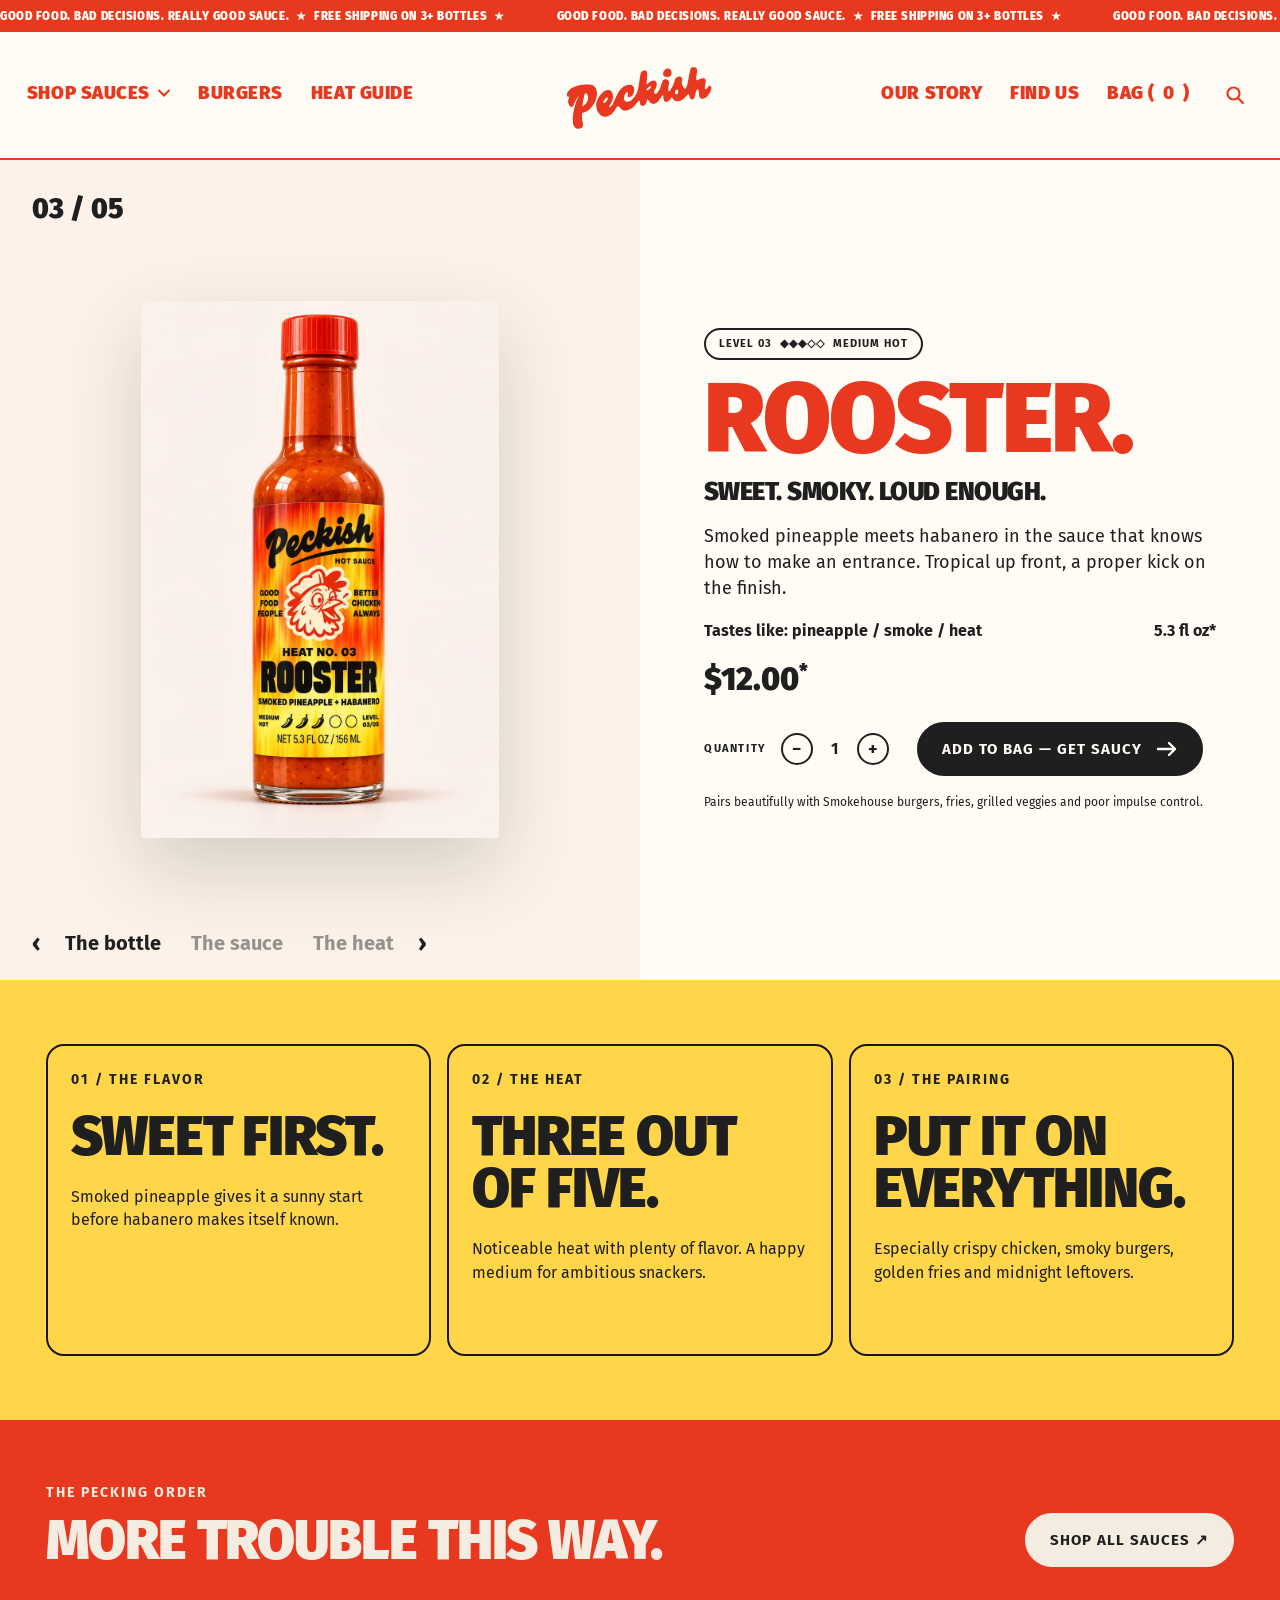
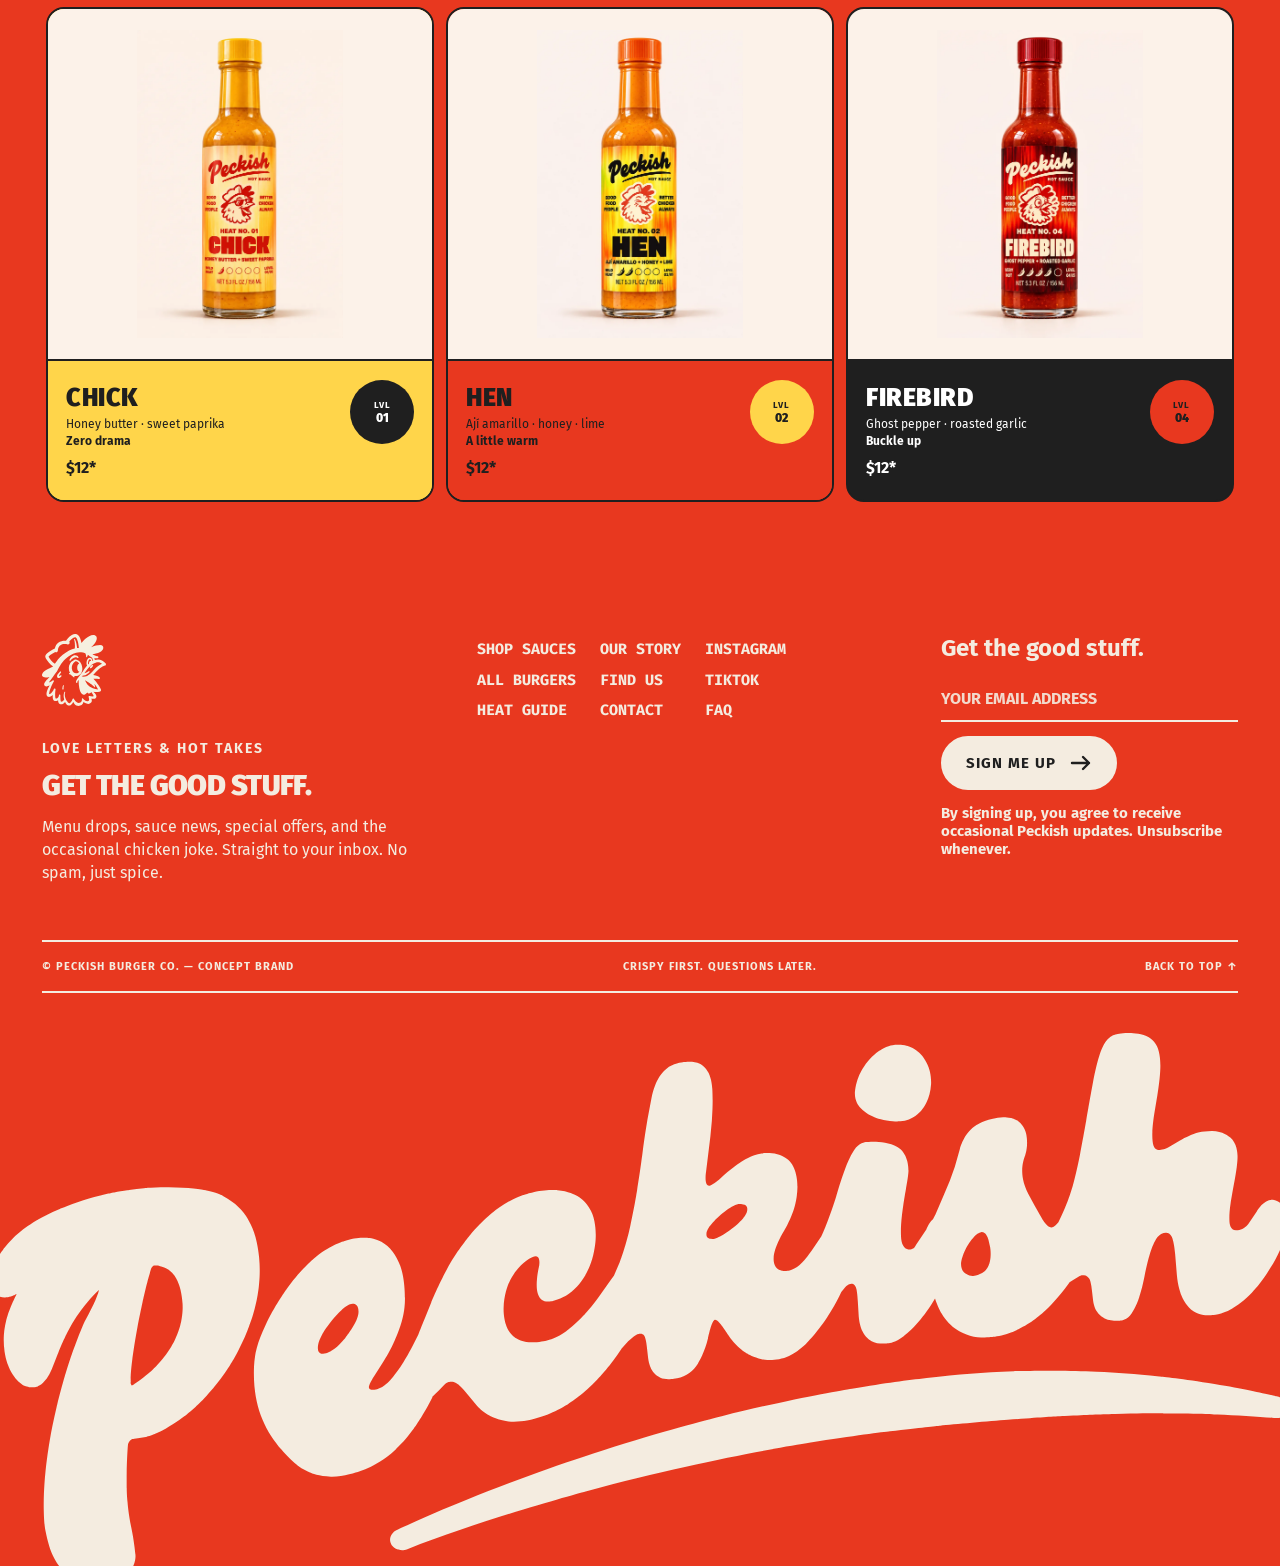
<file: product.html>
<!DOCTYPE html>
<html lang="en">
<head>
<meta charset="utf-8">
<meta name="viewport" content="width=device-width, initial-scale=1">
<title>Rooster — Peckish Hot Sauce</title>
<meta name="description" content="Smoked pineapple meets habanero in the sauce that knows how to make an entrance.">
<meta name="theme-color" content="#E8381F">
<link rel="icon" href="favicon.svg" type="image/svg+xml">
<link rel="preconnect" href="https://fonts.googleapis.com">
<link rel="preconnect" href="https://fonts.gstatic.com" crossorigin>
<link href="https://fonts.googleapis.com/css2?family=Fira+Code:wght@700&family=Fira+Sans:wght@400;700;900&display=swap" rel="stylesheet">
<link rel="stylesheet" href="styles.css">
<meta property="og:title" content="Rooster — Peckish Hot Sauce">
<meta property="og:description" content="Smoked pineapple meets habanero in the sauce that knows how to make an entrance.">
<meta property="og:image" content="burger-classic.webp">
</head>
<body data-page="product">
<a class="skip" href="#main">Skip to content</a>
<div class="ticker" aria-hidden="true"><div class="ticker-track"><span>GOOD FOOD. BAD DECISIONS. REALLY GOOD SAUCE. &nbsp;★&nbsp; FREE SHIPPING ON 3+ BOTTLES &nbsp;★&nbsp; </span><span>GOOD FOOD. BAD DECISIONS. REALLY GOOD SAUCE. &nbsp;★&nbsp; FREE SHIPPING ON 3+ BOTTLES &nbsp;★&nbsp; </span><span>GOOD FOOD. BAD DECISIONS. REALLY GOOD SAUCE. &nbsp;★&nbsp; FREE SHIPPING ON 3+ BOTTLES &nbsp;★&nbsp; </span><span>GOOD FOOD. BAD DECISIONS. REALLY GOOD SAUCE. &nbsp;★&nbsp; FREE SHIPPING ON 3+ BOTTLES &nbsp;★&nbsp; </span><span>GOOD FOOD. BAD DECISIONS. REALLY GOOD SAUCE. &nbsp;★&nbsp; FREE SHIPPING ON 3+ BOTTLES &nbsp;★&nbsp; </span><span>GOOD FOOD. BAD DECISIONS. REALLY GOOD SAUCE. &nbsp;★&nbsp; FREE SHIPPING ON 3+ BOTTLES &nbsp;★&nbsp; </span><span>GOOD FOOD. BAD DECISIONS. REALLY GOOD SAUCE. &nbsp;★&nbsp; FREE SHIPPING ON 3+ BOTTLES &nbsp;★&nbsp; </span><span>GOOD FOOD. BAD DECISIONS. REALLY GOOD SAUCE. &nbsp;★&nbsp; FREE SHIPPING ON 3+ BOTTLES &nbsp;★&nbsp; </span><span>GOOD FOOD. BAD DECISIONS. REALLY GOOD SAUCE. &nbsp;★&nbsp; FREE SHIPPING ON 3+ BOTTLES &nbsp;★&nbsp; </span><span>GOOD FOOD. BAD DECISIONS. REALLY GOOD SAUCE. &nbsp;★&nbsp; FREE SHIPPING ON 3+ BOTTLES &nbsp;★&nbsp; </span><span>GOOD FOOD. BAD DECISIONS. REALLY GOOD SAUCE. &nbsp;★&nbsp; FREE SHIPPING ON 3+ BOTTLES &nbsp;★&nbsp; </span><span>GOOD FOOD. BAD DECISIONS. REALLY GOOD SAUCE. &nbsp;★&nbsp; FREE SHIPPING ON 3+ BOTTLES &nbsp;★&nbsp; </span></div></div>
<header class="header">
  <nav class="nav" aria-label="Main navigation">
    <button class="nav-toggle" aria-label="Open menu" aria-expanded="false"><svg viewBox="0 0 28 28" fill="none" stroke="currentColor" stroke-width="2.6" stroke-linecap="round"><path d="M4 8h20M4 14h20M4 20h20"/></svg></button>
    <div class="nav-group left">
      <div class="has-menu">
        <a class="nav-link" href="sauces.html">Shop sauces <svg viewBox="0 0 12 8" fill="none" stroke="currentColor" stroke-width="2" stroke-linecap="round"><path d="M1 1.5l5 5 5-5"/></svg></a>
        <div class="menu">
          <a href="product.html?sauce=chick">Chick <small>LVL 01</small></a>
          <a href="product.html?sauce=hen">Hen <small>LVL 02</small></a>
          <a href="product.html?sauce=rooster">Rooster <small>LVL 03</small></a>
          <a href="product.html?sauce=firebird">Firebird <small>LVL 04</small></a>
          <a href="product.html?sauce=last-will">Last Will <small>LVL 05</small></a>
          <a href="sauces.html#flock">The Full Flock <small>5 PACK</small></a>
        </div>
      </div>
      <a class="nav-link" href="burgers.html">Burgers</a>
      <a class="nav-link" href="sauces.html#heat-guide">Heat guide</a>
    </div>
    <a class="nav-logo" href="index.html" aria-label="Peckish home"><img src="logo-peckish-nav.svg" alt="Peckish" width="150" height="70"></a>
    <div class="nav-group right">
      <a class="nav-link hide-m" href="index.html#story">Our story</a>
      <a class="nav-link hide-m" href="index.html#story">Find us</a>
      <a class="nav-link" href="#bag" data-bag-open>Bag (<span data-bag-count>0</span>)</a>
      <button class="nav-icon" aria-label="Search"><svg viewBox="0 0 20 20" fill="none" stroke="currentColor" stroke-width="2.2" stroke-linecap="round"><circle cx="8.5" cy="8.5" r="6"/><path d="M13 13l5 5"/></svg></button>
    </div>
  </nav>
  <div class="mobile-menu">
    <a href="sauces.html">Shop sauces</a>
    <a href="burgers.html">Burgers</a>
    <a href="sauces.html#heat-guide">Heat guide</a>
    <a href="index.html#story">Our story</a>
    <a href="index.html#story">Find us</a>
  </div>
</header>
<main id="main">

<section class="pdp" data-pdp id="top">
  <div class="pdp-media">
    <p class="pdp-counter" data-f="counter">03 / 05</p>
    <img data-f="image" src="sauce-rooster.webp" alt="Peckish Rooster hot sauce bottle" width="900" height="1350" fetchpriority="high">
    <div class="pdp-tabs" role="tablist">
      <a class="arrow" data-f="prev" href="#" aria-label="Previous sauce">‹</a>
      <button role="tab" data-tab="flavor" aria-selected="true">The bottle</button>
      <button role="tab" data-tab="flavor" aria-selected="false">The sauce</button>
      <button role="tab" data-tab="heat" aria-selected="false">The heat</button>
      <a class="arrow" data-f="next" href="#" aria-label="Next sauce">›</a>
    </div>
  </div>
  <div class="pdp-info">
    <span class="pill-tag outline" data-f="level">Level 03 ◆◆◆◇◇ Medium hot</span>
    <h1 class="h1" data-f="name">Rooster.</h1>
    <p class="tagline" data-f="tagline">Sweet. Smoky. Loud enough.</p>
    <p class="lead" data-f="intro">Smoked pineapple meets habanero in the sauce that knows how to make an entrance. Tropical up front, a proper kick on the finish.</p>
    <div class="pdp-meta"><span data-f="tastes">Tastes like: pineapple / smoke / heat</span><span>5.3 fl oz*</span></div>
    <p class="price" data-f="price">$12.00<span class="ast">*</span></p>
    <div class="pdp-buy">
      <div class="qty">Quantity <button data-qty-minus aria-label="Decrease quantity">−</button><output data-qty>1</output><button data-qty-plus aria-label="Increase quantity">+</button></div>
      <button class="btn btn-ink" data-add-pdp>Add to bag — get saucy <svg viewBox="0 0 22 18" fill="none" stroke="currentColor" stroke-width="2.4" stroke-linecap="round" stroke-linejoin="round"><path d="M2 9h17M13 3l6 6-6 6"/></svg></button>
    </div>
    <p class="pairs" data-f="pairs">Pairs beautifully with Smokehouse burgers, fries, grilled veggies and poor impulse control.</p>
  </div>
</section>

<section class="pdp-facts">
  <div class="facts-grid">
    <article class="fact reveal" id="facts-flavor"><p class="eyebrow">01 / The flavor</p><h2 class="h2" data-f="flavor-h">Sweet first.</h2><p data-f="flavor-p">Smoked pineapple gives it a sunny start before habanero makes itself known.</p></article>
    <article class="fact reveal" id="facts-heat"><p class="eyebrow">02 / The heat</p><h2 class="h2" data-f="heat-h">Three out of five.</h2><p data-f="heat-p">Noticeable heat with plenty of flavor. A happy medium for ambitious snackers.</p></article>
    <article class="fact reveal" id="facts-pair"><p class="eyebrow">03 / The pairing</p><h2 class="h2" data-f="pair-h">Put it on everything.</h2><p data-f="pair-p">Especially crispy chicken, smoky burgers, golden fries and midnight leftovers.</p></article>
  </div>
</section>

<section class="more">
  <div class="section-head">
    <div>
      <p class="eyebrow">The pecking order</p>
      <h2 class="h2">More trouble this way.</h2>
    </div>
    <a class="btn btn-cream" href="sauces.html">Shop all sauces ↗</a>
  </div>
  <div class="sauce-grid" data-more></div>
</section>

</main>
<footer class="footer" id="contact">
  <div class="footer-top">
    <div class="footer-brand">
      <img src="mark-rooster.svg" alt="" width="64" height="72" style="filter:brightness(0) saturate(100%) invert(93%) sepia(8%) saturate(430%) hue-rotate(347deg) brightness(104%) contrast(93%)">
      <p class="eyebrow">Love letters &amp; hot takes</p>
      <h3 class="h3">Get the good stuff.</h3>
      <p>Menu drops, sauce news, special offers, and the occasional chicken joke. Straight to your inbox. No spam, just spice.</p>
    </div>
    <div class="footer-links" aria-label="Footer">
      <div><a href="sauces.html">Shop sauces</a><a href="burgers.html">All burgers</a><a href="sauces.html#heat-guide">Heat guide</a></div>
      <div><a href="index.html#story">Our story</a><a href="index.html#story">Find us</a><a href="#contact">Contact</a></div>
      <div><a href="#" rel="noopener">Instagram</a><a href="#" rel="noopener">TikTok</a><a href="sauces.html#heat-guide">FAQ</a></div>
    </div>
    <div class="footer-news">
      <h4>Get the good stuff.</h4>
      <form data-news>
        <label class="skip" for="email">Email</label>
        <input id="email" type="email" placeholder="YOUR EMAIL ADDRESS" required autocomplete="email">
        <button class="btn btn-cream" type="submit">Sign me up <svg viewBox="0 0 22 18" fill="none" stroke="currentColor" stroke-width="2.4" stroke-linecap="round" stroke-linejoin="round"><path d="M2 9h17M13 3l6 6-6 6"/></svg></button>
      </form>
      <p>By signing up, you agree to receive occasional Peckish updates. Unsubscribe whenever.</p>
    </div>
  </div>
  <div class="footer-bar">
    <span>© Peckish Burger Co. — Concept brand</span>
    <span>Crispy first. Questions later.</span>
    <a href="#top">Back to top ↑</a>
  </div>
  <div class="footer-mark" aria-hidden="true"><img src="logo-peckish-footer.svg" alt="" width="1792" height="760" loading="lazy"></div>
</footer>

<div class="bag-overlay" data-bag-close></div>
<aside class="bag" id="bag" aria-label="Your bag">
  <div class="bag-head"><h2 class="h3">Your bag</h2><button class="bag-close" data-bag-close aria-label="Close bag">✕</button></div>
  <div class="bag-items" data-bag-items></div>
  <div class="bag-foot">
    <div class="bag-total"><span>Total</span><span data-bag-total>$0</span></div>
    <button class="btn btn-ink" data-checkout>Checkout — get saucy <svg viewBox="0 0 22 18" fill="none" stroke="currentColor" stroke-width="2.4" stroke-linecap="round" stroke-linejoin="round"><path d="M2 9h17M13 3l6 6-6 6"/></svg></button>
    <p class="bag-note">Demo bag · stored in your browser only · no real orders</p>
  </div>
</aside>

<script src="products.js"></script>
<script src="script.js"></script>
</body>
</html>
</file>
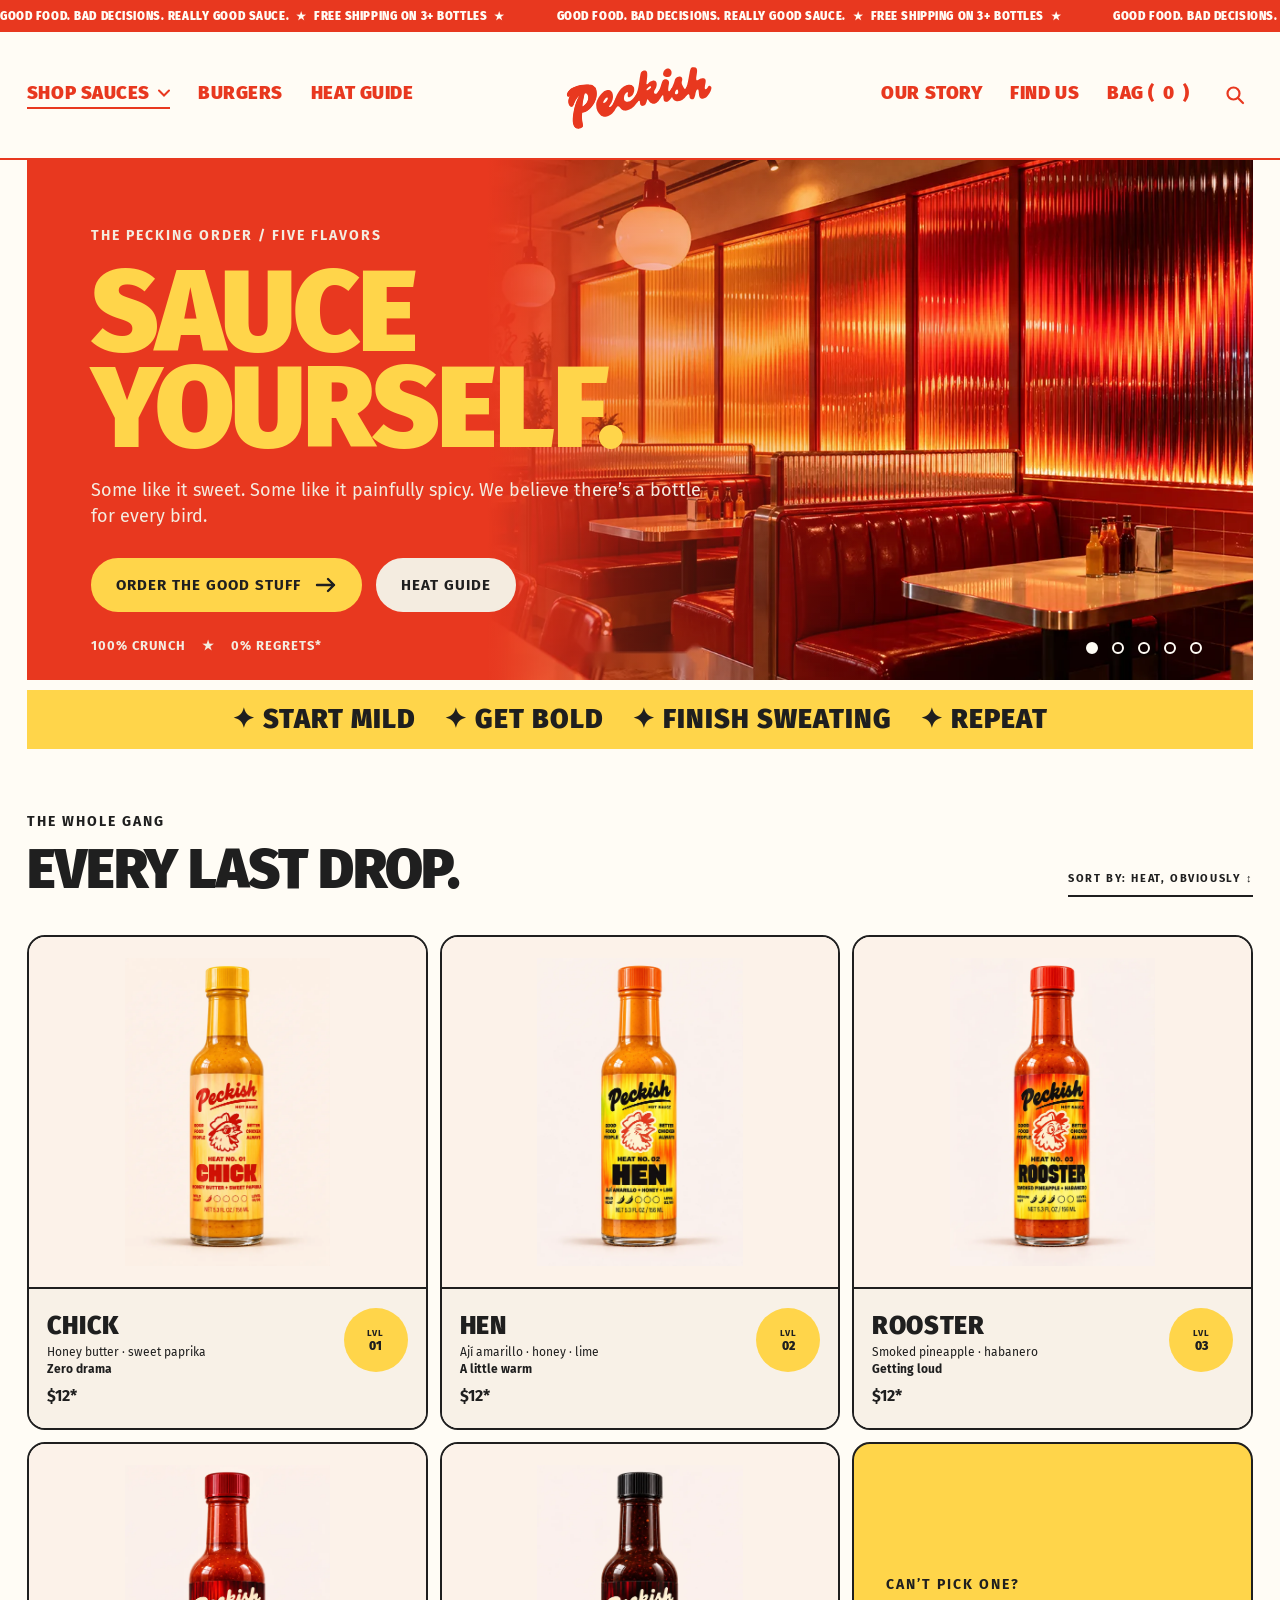
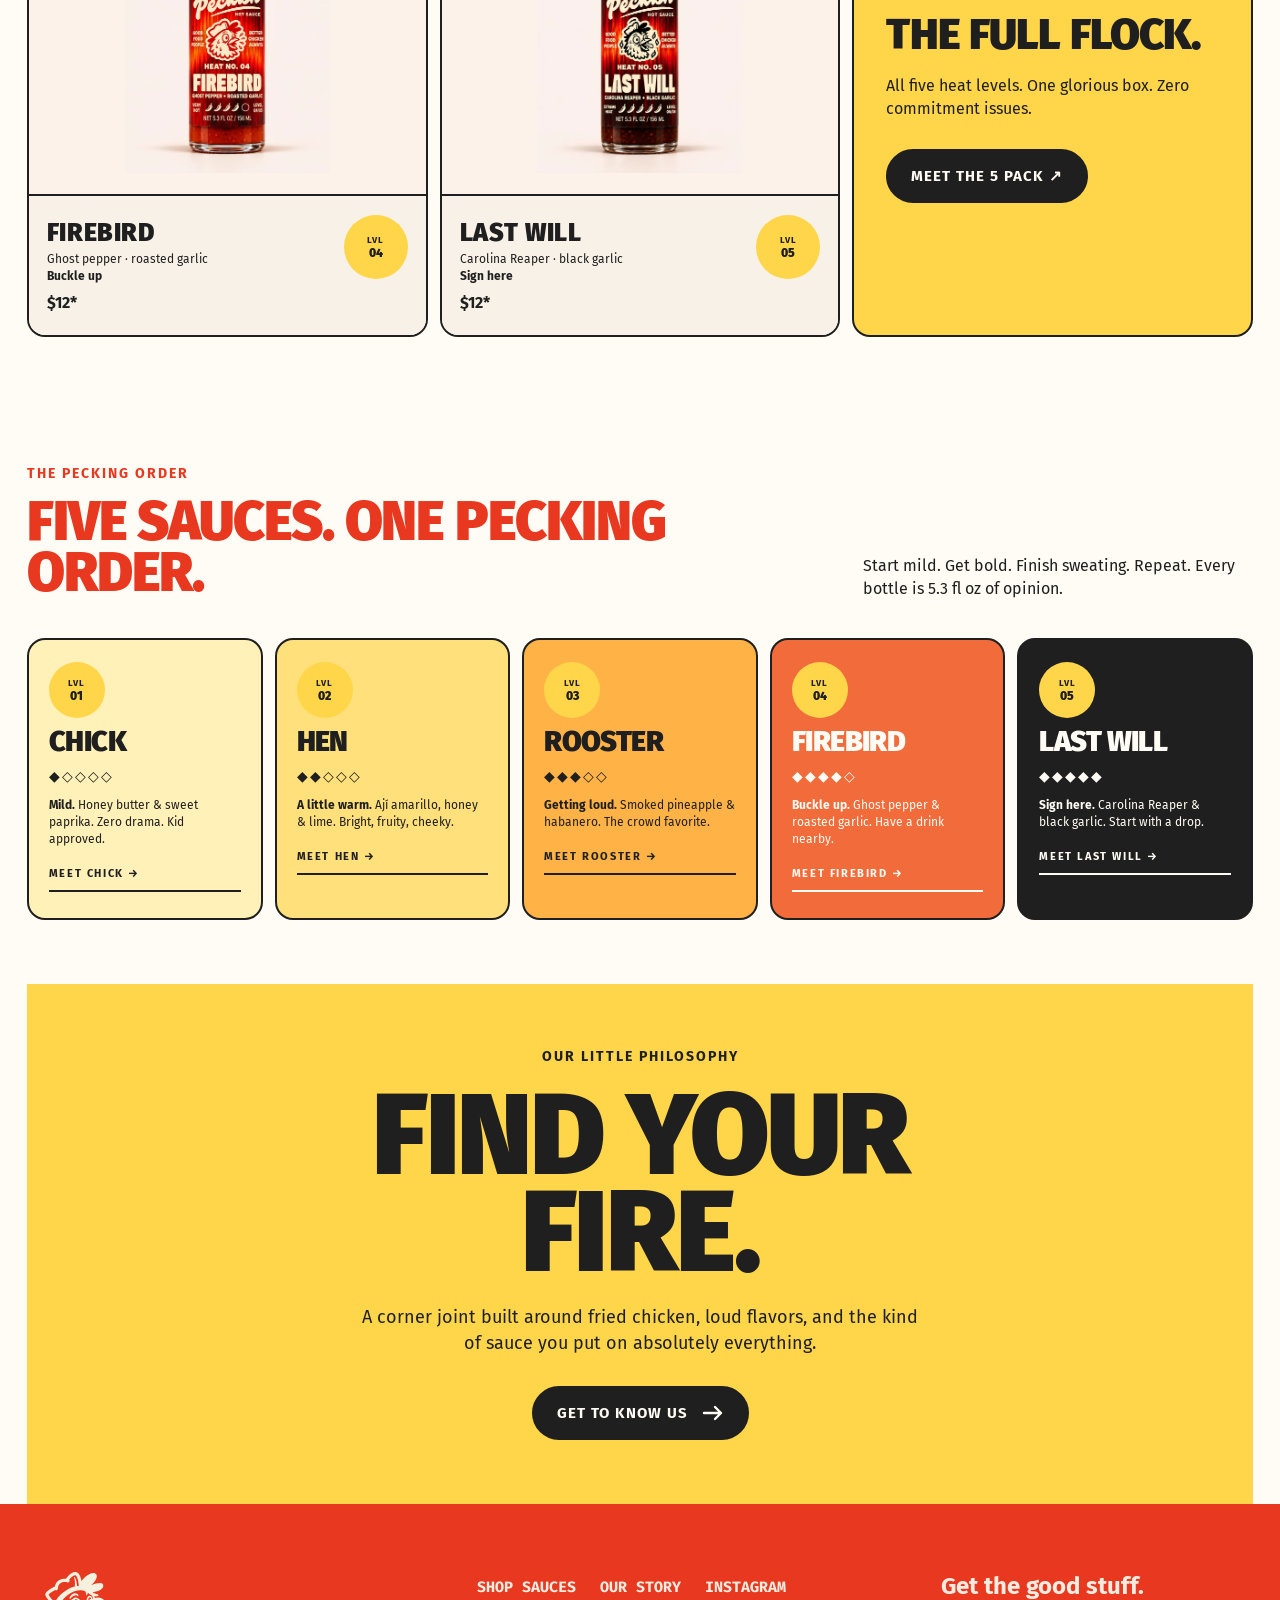
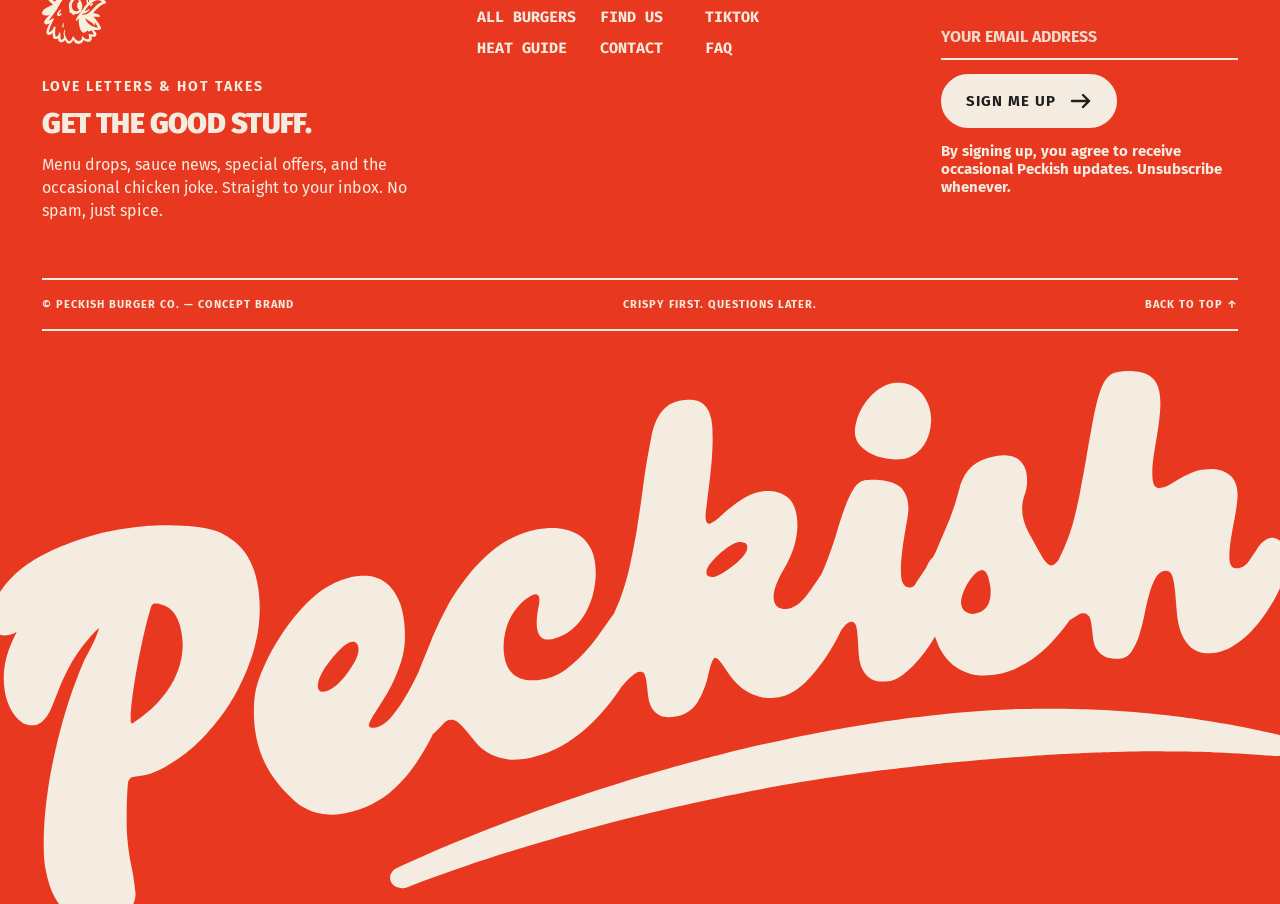
<file: sauces.html>
<!DOCTYPE html>
<html lang="en">
<head>
<meta charset="utf-8">
<meta name="viewport" content="width=device-width, initial-scale=1">
<title>Hot Sauces — Peckish</title>
<meta name="description" content="Some like it sweet. Some like it painfully spicy. We believe there’s a bottle for every bird.">
<meta name="theme-color" content="#E8381F">
<link rel="icon" href="favicon.svg" type="image/svg+xml">
<link rel="preconnect" href="https://fonts.googleapis.com">
<link rel="preconnect" href="https://fonts.gstatic.com" crossorigin>
<link href="https://fonts.googleapis.com/css2?family=Fira+Code:wght@700&family=Fira+Sans:wght@400;700;900&display=swap" rel="stylesheet">
<link rel="stylesheet" href="styles.css">
<meta property="og:title" content="Hot Sauces — Peckish">
<meta property="og:description" content="Some like it sweet. Some like it painfully spicy. We believe there’s a bottle for every bird.">
<meta property="og:image" content="burger-classic.webp">
</head>
<body data-page="sauces">
<a class="skip" href="#main">Skip to content</a>
<div class="ticker" aria-hidden="true"><div class="ticker-track"><span>GOOD FOOD. BAD DECISIONS. REALLY GOOD SAUCE. &nbsp;★&nbsp; FREE SHIPPING ON 3+ BOTTLES &nbsp;★&nbsp; </span><span>GOOD FOOD. BAD DECISIONS. REALLY GOOD SAUCE. &nbsp;★&nbsp; FREE SHIPPING ON 3+ BOTTLES &nbsp;★&nbsp; </span><span>GOOD FOOD. BAD DECISIONS. REALLY GOOD SAUCE. &nbsp;★&nbsp; FREE SHIPPING ON 3+ BOTTLES &nbsp;★&nbsp; </span><span>GOOD FOOD. BAD DECISIONS. REALLY GOOD SAUCE. &nbsp;★&nbsp; FREE SHIPPING ON 3+ BOTTLES &nbsp;★&nbsp; </span><span>GOOD FOOD. BAD DECISIONS. REALLY GOOD SAUCE. &nbsp;★&nbsp; FREE SHIPPING ON 3+ BOTTLES &nbsp;★&nbsp; </span><span>GOOD FOOD. BAD DECISIONS. REALLY GOOD SAUCE. &nbsp;★&nbsp; FREE SHIPPING ON 3+ BOTTLES &nbsp;★&nbsp; </span><span>GOOD FOOD. BAD DECISIONS. REALLY GOOD SAUCE. &nbsp;★&nbsp; FREE SHIPPING ON 3+ BOTTLES &nbsp;★&nbsp; </span><span>GOOD FOOD. BAD DECISIONS. REALLY GOOD SAUCE. &nbsp;★&nbsp; FREE SHIPPING ON 3+ BOTTLES &nbsp;★&nbsp; </span><span>GOOD FOOD. BAD DECISIONS. REALLY GOOD SAUCE. &nbsp;★&nbsp; FREE SHIPPING ON 3+ BOTTLES &nbsp;★&nbsp; </span><span>GOOD FOOD. BAD DECISIONS. REALLY GOOD SAUCE. &nbsp;★&nbsp; FREE SHIPPING ON 3+ BOTTLES &nbsp;★&nbsp; </span><span>GOOD FOOD. BAD DECISIONS. REALLY GOOD SAUCE. &nbsp;★&nbsp; FREE SHIPPING ON 3+ BOTTLES &nbsp;★&nbsp; </span><span>GOOD FOOD. BAD DECISIONS. REALLY GOOD SAUCE. &nbsp;★&nbsp; FREE SHIPPING ON 3+ BOTTLES &nbsp;★&nbsp; </span></div></div>
<header class="header">
  <nav class="nav" aria-label="Main navigation">
    <button class="nav-toggle" aria-label="Open menu" aria-expanded="false"><svg viewBox="0 0 28 28" fill="none" stroke="currentColor" stroke-width="2.6" stroke-linecap="round"><path d="M4 8h20M4 14h20M4 20h20"/></svg></button>
    <div class="nav-group left">
      <div class="has-menu">
        <a class="nav-link" href="sauces.html">Shop sauces <svg viewBox="0 0 12 8" fill="none" stroke="currentColor" stroke-width="2" stroke-linecap="round"><path d="M1 1.5l5 5 5-5"/></svg></a>
        <div class="menu">
          <a href="product.html?sauce=chick">Chick <small>LVL 01</small></a>
          <a href="product.html?sauce=hen">Hen <small>LVL 02</small></a>
          <a href="product.html?sauce=rooster">Rooster <small>LVL 03</small></a>
          <a href="product.html?sauce=firebird">Firebird <small>LVL 04</small></a>
          <a href="product.html?sauce=last-will">Last Will <small>LVL 05</small></a>
          <a href="sauces.html#flock">The Full Flock <small>5 PACK</small></a>
        </div>
      </div>
      <a class="nav-link" href="burgers.html">Burgers</a>
      <a class="nav-link" href="sauces.html#heat-guide">Heat guide</a>
    </div>
    <a class="nav-logo" href="index.html" aria-label="Peckish home"><img src="logo-peckish-nav.svg" alt="Peckish" width="150" height="70"></a>
    <div class="nav-group right">
      <a class="nav-link hide-m" href="index.html#story">Our story</a>
      <a class="nav-link hide-m" href="index.html#story">Find us</a>
      <a class="nav-link" href="#bag" data-bag-open>Bag (<span data-bag-count>0</span>)</a>
      <button class="nav-icon" aria-label="Search"><svg viewBox="0 0 20 20" fill="none" stroke="currentColor" stroke-width="2.2" stroke-linecap="round"><circle cx="8.5" cy="8.5" r="6"/><path d="M13 13l5 5"/></svg></button>
    </div>
  </nav>
  <div class="mobile-menu">
    <a href="sauces.html">Shop sauces</a>
    <a href="burgers.html">Burgers</a>
    <a href="sauces.html#heat-guide">Heat guide</a>
    <a href="index.html#story">Our story</a>
    <a href="index.html#story">Find us</a>
  </div>
</header>
<main id="main">

<section class="hero-wrap" id="top">
  <div class="hero" data-hero="[[&quot;Sauce<br>yourself.&quot;, &quot;Some like it sweet. Some like it painfully spicy. We believe there\u2019s a bottle for every bird.&quot;]]">
    <div class="hero-inner">
      <p class="eyebrow">The pecking order / five flavors</p>
      <h1 class="display">Sauce<br>yourself.</h1>
      <p class="lead">Some like it sweet. Some like it painfully spicy. We believe there’s a bottle for every bird.</p>
      <div class="hero-actions">
        <a class="btn btn-yellow" href="#sauces">Order the good stuff <svg viewBox="0 0 22 18" fill="none" stroke="currentColor" stroke-width="2.4" stroke-linecap="round" stroke-linejoin="round"><path d="M2 9h17M13 3l6 6-6 6"/></svg></a>
        <a class="btn btn-cream" href="#heat-guide">Heat guide</a>
      </div>
    </div>
    <p class="hero-foot">100% CRUNCH &nbsp;&nbsp; ★ &nbsp;&nbsp; 0% REGRETS*</p>
    <div class="hero-dots" aria-hidden="true"><span class="on"></span><span class=""></span><span class=""></span><span class=""></span><span class=""></span></div>
  </div>
</section>
<div class="strip strip-yellow" aria-hidden="true"><span>✦ Start mild</span><span>✦ Get bold</span><span>✦ Finish sweating</span><span>✦ Repeat</span></div>

<section class="section" id="sauces">
  <div class="section-head">
    <div>
      <p class="eyebrow ink">The whole gang</p>
      <h2 class="h2 ink">Every last drop.</h2>
    </div>
    <button class="sort-link ink" data-sort="#sauce-grid">Sort by: heat, obviously ↕</button>
  </div>
  <div class="sauce-grid" id="sauce-grid" data-sauce-grid data-flock></div>
</section>
<section class="section" id="heat-guide">
  <div class="section-head">
    <div>
      <p class="eyebrow red">The pecking order</p>
      <h2 class="h2 red">Five sauces. One pecking order.</h2>
    </div>
    <p class="intro">Start mild. Get bold. Finish sweating. Repeat. Every bottle is 5.3 fl oz of opinion.</p>
  </div>
  <div class="heat-scale">
    <article class="heat-step reveal" data-level="1"><div class="lvl"><small>LVL</small>01</div><h3 class="h3">Chick</h3><p class="diamonds">◆◇◇◇◇</p><p class="small"><strong>Mild.</strong> Honey butter &amp; sweet paprika. Zero drama. Kid approved.</p><a class="sort-link" href="product.html?sauce=chick">Meet Chick →</a></article>
    <article class="heat-step reveal" data-level="2"><div class="lvl"><small>LVL</small>02</div><h3 class="h3">Hen</h3><p class="diamonds">◆◆◇◇◇</p><p class="small"><strong>A little warm.</strong> Ají amarillo, honey &amp; lime. Bright, fruity, cheeky.</p><a class="sort-link" href="product.html?sauce=hen">Meet Hen →</a></article>
    <article class="heat-step reveal" data-level="3"><div class="lvl"><small>LVL</small>03</div><h3 class="h3">Rooster</h3><p class="diamonds">◆◆◆◇◇</p><p class="small"><strong>Getting loud.</strong> Smoked pineapple &amp; habanero. The crowd favorite.</p><a class="sort-link" href="product.html?sauce=rooster">Meet Rooster →</a></article>
    <article class="heat-step reveal" data-level="4"><div class="lvl"><small>LVL</small>04</div><h3 class="h3">Firebird</h3><p class="diamonds">◆◆◆◆◇</p><p class="small"><strong>Buckle up.</strong> Ghost pepper &amp; roasted garlic. Have a drink nearby.</p><a class="sort-link" href="product.html?sauce=firebird">Meet Firebird →</a></article>
    <article class="heat-step reveal" data-level="5"><div class="lvl"><small>LVL</small>05</div><h3 class="h3">Last Will</h3><p class="diamonds">◆◆◆◆◆</p><p class="small"><strong>Sign here.</strong> Carolina Reaper &amp; black garlic. Start with a drop.</p><a class="sort-link" href="product.html?sauce=last-will">Meet Last Will →</a></article>
  </div>
</section>
<section class="banner-wrap">
  <div class="banner yellow">
    <div class="banner-inner" style="margin:0 auto;text-align:center;align-items:center">
      <p class="eyebrow">Our little philosophy</p>
      <h2 class="display">Find your fire.</h2>
      <p class="lead">A corner joint built around fried chicken, loud flavors, and the kind of sauce you put on absolutely everything.</p>
      <div class="banner-actions" style="justify-content:center">
        <a class="btn btn-ink" href="index.html#story">Get to know us <svg viewBox="0 0 22 18" fill="none" stroke="currentColor" stroke-width="2.4" stroke-linecap="round" stroke-linejoin="round"><path d="M2 9h17M13 3l6 6-6 6"/></svg></a>
      </div>
    </div>
  </div>
</section>
</main>
<footer class="footer" id="contact">
  <div class="footer-top">
    <div class="footer-brand">
      <img src="mark-rooster.svg" alt="" width="64" height="72" style="filter:brightness(0) saturate(100%) invert(93%) sepia(8%) saturate(430%) hue-rotate(347deg) brightness(104%) contrast(93%)">
      <p class="eyebrow">Love letters &amp; hot takes</p>
      <h3 class="h3">Get the good stuff.</h3>
      <p>Menu drops, sauce news, special offers, and the occasional chicken joke. Straight to your inbox. No spam, just spice.</p>
    </div>
    <div class="footer-links" aria-label="Footer">
      <div><a href="sauces.html">Shop sauces</a><a href="burgers.html">All burgers</a><a href="sauces.html#heat-guide">Heat guide</a></div>
      <div><a href="index.html#story">Our story</a><a href="index.html#story">Find us</a><a href="#contact">Contact</a></div>
      <div><a href="#" rel="noopener">Instagram</a><a href="#" rel="noopener">TikTok</a><a href="sauces.html#heat-guide">FAQ</a></div>
    </div>
    <div class="footer-news">
      <h4>Get the good stuff.</h4>
      <form data-news>
        <label class="skip" for="email">Email</label>
        <input id="email" type="email" placeholder="YOUR EMAIL ADDRESS" required autocomplete="email">
        <button class="btn btn-cream" type="submit">Sign me up <svg viewBox="0 0 22 18" fill="none" stroke="currentColor" stroke-width="2.4" stroke-linecap="round" stroke-linejoin="round"><path d="M2 9h17M13 3l6 6-6 6"/></svg></button>
      </form>
      <p>By signing up, you agree to receive occasional Peckish updates. Unsubscribe whenever.</p>
    </div>
  </div>
  <div class="footer-bar">
    <span>© Peckish Burger Co. — Concept brand</span>
    <span>Crispy first. Questions later.</span>
    <a href="#top">Back to top ↑</a>
  </div>
  <div class="footer-mark" aria-hidden="true"><img src="logo-peckish-footer.svg" alt="" width="1792" height="760" loading="lazy"></div>
</footer>

<div class="bag-overlay" data-bag-close></div>
<aside class="bag" id="bag" aria-label="Your bag">
  <div class="bag-head"><h2 class="h3">Your bag</h2><button class="bag-close" data-bag-close aria-label="Close bag">✕</button></div>
  <div class="bag-items" data-bag-items></div>
  <div class="bag-foot">
    <div class="bag-total"><span>Total</span><span data-bag-total>$0</span></div>
    <button class="btn btn-ink" data-checkout>Checkout — get saucy <svg viewBox="0 0 22 18" fill="none" stroke="currentColor" stroke-width="2.4" stroke-linecap="round" stroke-linejoin="round"><path d="M2 9h17M13 3l6 6-6 6"/></svg></button>
    <p class="bag-note">Demo bag · stored in your browser only · no real orders</p>
  </div>
</aside>

<script src="products.js"></script>
<script src="script.js"></script>
</body>
</html>
</file>
<file: styles.css>
/* ==========================================================================
   PECKISH — Crispy by nature. Saucy by choice. Peckish by design.
   Static concept site · Alinea · design tokens from the Figma frames
   ========================================================================== */

:root {
  --cream: #FFFCF5;
  --cream-2: #F4ECE0;
  --card: #FCF2E9;
  --card-2: #F8F1E7;
  --red: #E8381F;
  --yellow: #FFD54A;
  --ink: #1F1F1F;
  --ink-2: #191714;
  --white: #FFFFFF;

  --font: "Fira Sans", "Helvetica Neue", Arial, sans-serif;
  --mono: "Fira Code", "SFMono-Regular", Menlo, monospace;

  --gutter: clamp(16px, 2.1vw, 40px);
  --radius: 18px;
  --pill: 100px;
  --line: 2px solid var(--ink);

  /* type scale (1920 design → fluid) */
  --t-display: clamp(56px, 9vw, 173px);
  --t-h1: clamp(52px, 7.7vw, 148px);
  --t-h2: clamp(40px, 4.3vw, 83px);
  --t-h3: clamp(28px, 2.25vw, 43px);
  --t-h4: clamp(22px, 2.75vw, 53px);
  --t-price: 32px;
}

*,
*::before,
*::after { box-sizing: border-box; }

html { scroll-behavior: smooth; -webkit-text-size-adjust: 100%; }

body {
  margin: 0;
  font-family: var(--font);
  font-size: 16px;
  line-height: 1.45;
  color: var(--ink);
  background: var(--cream);
  -webkit-font-smoothing: antialiased;
  overflow-x: hidden;
}

img { display: block; max-width: 100%; height: auto; }
a { color: inherit; text-decoration: none; }
button { font: inherit; color: inherit; background: none; border: 0; cursor: pointer; }
h1, h2, h3, h4, p { margin: 0; }
ul { margin: 0; padding: 0; list-style: none; }

.skip {
  position: absolute; left: -999px; top: 8px; z-index: 100;
  background: var(--ink); color: var(--cream); padding: 10px 16px; border-radius: var(--pill);
}
.skip:focus { left: 8px; }

/* --------------------------------------------------------------------------
   Type helpers
   -------------------------------------------------------------------------- */
.eyebrow {
  font-weight: 700; font-size: 14px; line-height: 1.3;
  letter-spacing: 2px; text-transform: uppercase;
}
.display {
  font-weight: 900; font-size: var(--t-display); line-height: 0.84;
  letter-spacing: -0.02em; text-transform: uppercase;
}
.h2 {
  font-weight: 900; font-size: var(--t-h2); line-height: 0.93;
  letter-spacing: -0.02em; text-transform: uppercase;
}
.h3 {
  font-weight: 900; font-size: var(--t-h3); line-height: 1;
  letter-spacing: -0.02em; text-transform: uppercase;
}
.lead { font-size: 18px; line-height: 26px; }
.small { font-size: 12px; line-height: 17px; }
.price { font-weight: 900; font-size: var(--t-price); line-height: 1.2; }
.price sup, .price .ast { font-size: 0.6em; vertical-align: top; }
.center { text-align: center; }
.red { color: var(--red); }
.cream { color: var(--cream-2); }
.yellow { color: var(--yellow); }
.ink { color: var(--ink); }

/* --------------------------------------------------------------------------
   Buttons
   -------------------------------------------------------------------------- */
.btn {
  display: inline-flex; align-items: center; justify-content: center; gap: 14px;
  padding: 16px 23px; border-radius: var(--pill);
  font-weight: 700; font-size: 15px; line-height: 18px; letter-spacing: 1px; text-transform: uppercase;
  border: 2px solid transparent; white-space: nowrap;
  transition: transform .18s ease, background-color .18s ease, color .18s ease, border-color .18s ease;
}
.btn:hover { transform: translateY(-2px); }
.btn:active { transform: translateY(0); }
.btn-yellow { background: var(--yellow); border-color: var(--yellow); color: var(--ink); }
.btn-yellow:hover { background: #FFDF6E; border-color: #FFDF6E; }
.btn-cream { background: var(--cream-2); border-color: var(--cream-2); color: var(--ink); }
.btn-cream:hover { background: var(--white); border-color: var(--white); }
.btn-ink { background: var(--ink); border-color: var(--ink); color: var(--cream); }
.btn-ink:hover { background: #000; }
.btn-ghost { background: transparent; border-color: var(--ink); color: var(--ink); }
.btn-ghost:hover { background: var(--ink); color: var(--cream); }
.btn-ghost-cream { background: transparent; border-color: var(--cream-2); color: var(--cream-2); }
.btn-ghost-cream:hover { background: var(--cream-2); color: var(--ink); }
.btn svg { width: 22px; height: 18px; flex: none; }

.pill-tag {
  display: inline-flex; align-items: center; gap: 6px;
  padding: 6px 13px; border: var(--line); border-radius: 20px;
  font-weight: 700; font-size: 11px; line-height: 16px; letter-spacing: 1px; text-transform: uppercase;
  background: var(--yellow); color: var(--ink);
}
.pill-tag.outline { background: transparent; }

/* --------------------------------------------------------------------------
   Utility bar (ticker)
   -------------------------------------------------------------------------- */
.ticker {
  background: var(--red); color: var(--cream);
  font-weight: 900; font-size: 11.4px; line-height: 14px; letter-spacing: .57px; text-transform: uppercase;
  overflow: hidden; white-space: nowrap; padding: 9px 0;
}
.ticker-track { display: inline-flex; animation: ticker 60s linear infinite; }
.ticker-track span { flex: none; padding-right: 48px; }
@keyframes ticker { to { transform: translateX(-50%); } }
@media (prefers-reduced-motion: reduce) {
  .ticker-track { animation: none; }
}

/* --------------------------------------------------------------------------
   Header / nav
   -------------------------------------------------------------------------- */
.header {
  position: sticky; top: 0; z-index: 50;
  background: var(--cream);
  border-bottom: 2px solid var(--red);
}
.nav {
  display: grid; grid-template-columns: 1fr auto 1fr; align-items: center;
  padding: 28px var(--gutter);
  gap: 24px;
}
.nav-group { display: flex; align-items: center; gap: 28px; }
.nav-group.right { justify-content: flex-end; }
.nav-link {
  font-weight: 900; font-size: 18.5px; line-height: 20px; letter-spacing: .555px; text-transform: uppercase;
  color: var(--red); display: inline-flex; align-items: center; gap: 8px;
  position: relative; padding-bottom: 4px;
}
.nav-link::after {
  content: ""; position: absolute; left: 0; right: 0; bottom: -2px; height: 2px;
  background: var(--red); transform: scaleX(0); transform-origin: left; transition: transform .2s ease;
}
.nav-link:hover::after, .nav-link[aria-current="page"]::after { transform: scaleX(1); }
.nav-link svg { width: 12px; height: 8px; }
.nav-logo img { width: 150px; height: auto; }
.nav-logo { display: block; }
.nav-icon { display: inline-flex; padding: 8px; color: var(--red); }
.nav-icon svg { width: 20px; height: 20px; }
.nav-toggle { display: none; color: var(--red); padding: 6px; }
.nav-toggle svg { width: 28px; height: 28px; }

/* mega hover for shop sauces */
.has-menu { position: relative; }
.menu {
  position: absolute; top: calc(100% + 14px); left: -16px; min-width: 240px;
  background: var(--cream); border: var(--line); border-radius: var(--radius);
  padding: 14px; display: none; flex-direction: column; gap: 4px;
  box-shadow: 6px 6px 0 var(--ink);
}
.has-menu:hover .menu, .has-menu:focus-within .menu { display: flex; }
.menu a {
  display: flex; align-items: center; justify-content: space-between; gap: 16px;
  padding: 10px 12px; border-radius: 10px;
  font-weight: 900; text-transform: uppercase; font-size: 14px; letter-spacing: .5px; color: var(--ink);
}
.menu a:hover { background: var(--yellow); }
.menu a small { font-weight: 700; font-size: 11px; letter-spacing: 1px; opacity: .7; }

@media (max-width: 1100px) {
  .nav { grid-template-columns: auto 1fr auto; padding: 20px var(--gutter); }
  .nav-group.left { display: none; }
  .nav-group.right .nav-link.hide-m { display: none; }
  .nav-toggle { display: inline-flex; }
  .nav-logo { justify-self: center; }
  .nav-logo img { width: 120px; }
  .mobile-menu {
    display: none; flex-direction: column; gap: 4px;
    padding: 8px var(--gutter) 24px; border-top: 2px solid var(--red);
  }
  .mobile-menu.open { display: flex; }
  .mobile-menu a {
    font-weight: 900; font-size: 28px; text-transform: uppercase; color: var(--red);
    padding: 10px 0; border-bottom: 1px solid rgba(232,56,31,.25);
  }
}
@media (min-width: 1101px) { .mobile-menu { display: none !important; } }

/* --------------------------------------------------------------------------
   Layout
   -------------------------------------------------------------------------- */
.wrap { padding-left: var(--gutter); padding-right: var(--gutter); }
.section { padding: clamp(56px, 5vw, 96px) var(--gutter); }
.section-head {
  display: flex; justify-content: space-between; align-items: flex-end; gap: 32px;
  margin-bottom: clamp(32px, 3vw, 56px);
}
.section-head .intro { max-width: 390px; font-size: 16px; line-height: 23px; }
.section-head .eyebrow { margin-bottom: 14px; }
@media (max-width: 800px) {
  .section-head { flex-direction: column; align-items: flex-start; }
}

/* --------------------------------------------------------------------------
   Hero
   -------------------------------------------------------------------------- */
.hero-wrap { padding: 0 var(--gutter); margin-top: 0; }
.hero {
  position: relative; overflow: hidden; border-radius: 0;
  min-height: clamp(520px, 37vw, 716px);
  background: var(--red) url(hero-diner.webp) center / cover no-repeat;
  color: var(--cream-2);
  display: flex; align-items: center;
}
.hero::before {
  content: ""; position: absolute; inset: 0;
  background: linear-gradient(90deg, rgba(232,56,31,.85) 0%, rgba(232,56,31,.6) 38%, rgba(232,56,31,0) 70%);
}
.hero-inner {
  position: relative; z-index: 1;
  max-width: 760px; padding: clamp(40px, 5vw, 97px);
  display: flex; flex-direction: column; gap: 19px;
}
.hero .display { color: var(--yellow); }
.hero .lead { max-width: 670px; }
.hero-actions { display: flex; flex-wrap: wrap; gap: 14px; margin-top: 10px; }
.hero-foot {
  position: absolute; left: clamp(40px, 5vw, 97px); bottom: 26px; z-index: 1;
  font-weight: 700; font-size: 13px; line-height: 16px; letter-spacing: 1px; color: var(--cream-2);
}
.hero-dots { position: absolute; right: clamp(24px, 4vw, 70px); bottom: 26px; z-index: 1; display: flex; gap: 14px; }
.hero-dots span { width: 12px; height: 12px; border: 2px solid var(--cream); border-radius: 6px; }
.hero-dots span.on { background: var(--cream); }

/* Strips under the hero */
.strip {
  margin: 10px var(--gutter) 0;
  padding: 15px 20px;
  display: flex; flex-wrap: wrap; justify-content: center; align-items: center; gap: 12px 28px;
  font-weight: 900; text-transform: uppercase; text-align: center;
}
.strip-ink { background: var(--ink); color: var(--yellow); font-size: clamp(16px, 1.43vw, 27.4px); letter-spacing: .17em; line-height: 1.2; }
.strip-ink .sep { color: var(--cream-2); }
.strip-yellow { background: var(--yellow); color: var(--ink); font-size: clamp(18px, 2.1vw, 40px); letter-spacing: 1px; line-height: 1.1; }
.strip-ink-lg { background: var(--ink); color: var(--yellow); font-size: clamp(18px, 2.1vw, 40px); letter-spacing: 3px; line-height: 1.2; font-weight: 700; }

/* --------------------------------------------------------------------------
   Burger cards
   -------------------------------------------------------------------------- */
.burger-grid { display: grid; grid-template-columns: 1fr 1fr; gap: 12px; }
.card {
  position: relative; display: flex; flex-direction: column;
  background: var(--card); border: var(--line); border-radius: var(--radius); overflow: hidden;
  transition: transform .2s ease, box-shadow .2s ease;
}
.card:hover { transform: translateY(-3px); box-shadow: 6px 6px 0 var(--ink); }
.card-media { position: relative; background: var(--card); aspect-ratio: 16 / 9; overflow: hidden; }
.card-media img { width: 100%; height: 100%; object-fit: cover; transition: transform .5s ease; }
.card:hover .card-media img { transform: scale(1.04); }
.card-media .pill-tag { position: absolute; top: 18px; left: 18px; }
.card-body {
  background: var(--cream); border-top: var(--line);
  padding: 24px 28px; display: flex; flex-direction: column; gap: 10px; flex: 1;
}
.card-row { display: flex; justify-content: space-between; align-items: flex-end; gap: 16px; margin-top: auto; padding-top: 10px; }
.card-body .desc { font-size: 15px; line-height: 22px; }

.card.feature { grid-column: 1 / -1; flex-direction: row; }
.card.feature .card-media { flex: 1 1 62%; aspect-ratio: auto; min-height: 480px; }
.card.feature .card-body {
  flex: 1 1 38%; border-top: 0; border-left: var(--line);
  justify-content: center; padding: clamp(32px, 3vw, 48px); gap: 20px;
}
.card.feature .h3 { font-size: var(--t-h2); line-height: .93; }
.card.feature .desc { max-width: 380px; }

@media (max-width: 900px) {
  .card.feature { flex-direction: column; }
  .card.feature .card-media { aspect-ratio: 16 / 9; min-height: 0; }
  .card.feature .card-body { border-left: 0; border-top: var(--line); }
}
@media (max-width: 640px) {
  .burger-grid { grid-template-columns: 1fr; }
}

/* --------------------------------------------------------------------------
   Sauce cards
   -------------------------------------------------------------------------- */
.sauce-grid { display: grid; grid-template-columns: repeat(3, 1fr); gap: 12px; }
.sauce {
  position: relative; display: flex; flex-direction: column;
  background: var(--card-2); border: var(--line); border-radius: var(--radius); overflow: hidden;
  transition: transform .2s ease, box-shadow .2s ease;
}
.sauce:hover { transform: translateY(-3px); box-shadow: 6px 6px 0 var(--ink); }
.sauce-media { height: 350px; display: flex; align-items: center; justify-content: center; background: var(--card); overflow: hidden; }
.sauce-media img { height: 88%; width: auto; max-width: 70%; object-fit: contain; transition: transform .5s ease; }
.sauce:hover .sauce-media img { transform: translateY(-6px) rotate(-2deg); }
.sauce-body { padding: 19px 18px 23px; display: flex; justify-content: space-between; gap: 16px; align-items: flex-start; background: var(--card-2); border-top: var(--line); }
.sauce-name { font-weight: 900; font-size: 25px; line-height: 36px; letter-spacing: .55px; text-transform: uppercase; }
.sauce-notes { font-size: 12px; line-height: 17px; }
.sauce-mood { font-size: 12px; line-height: 17px; font-weight: 700; }
.sauce-price { font-weight: 700; font-size: 16px; line-height: 19px; margin-top: 8px; }
.lvl {
  flex: none; display: flex; flex-direction: column; align-items: center; justify-content: center;
  width: 64px; height: 64px; border-radius: 32px; background: var(--yellow); color: var(--ink);
  font-weight: 900; font-size: 12px; line-height: 13px;
}
.lvl small { font-size: 9px; letter-spacing: 1px; font-weight: 700; }
.sauce-add {
  position: absolute; top: 14px; right: 14px; width: 40px; height: 40px; border-radius: 20px;
  background: var(--ink); color: var(--cream); display: grid; place-items: center;
  opacity: 0; transform: translateY(-4px); transition: opacity .2s, transform .2s;
}
.sauce:hover .sauce-add, .sauce-add:focus-visible { opacity: 1; transform: none; }
.sauce-add svg { width: 18px; height: 18px; }

/* themed sauce cards (PDP "more trouble") */
.sauce.theme-yellow { background: var(--yellow); color: var(--ink); }
.sauce.theme-yellow .sauce-body { background: var(--yellow); }
.sauce.theme-yellow .lvl { background: var(--ink); color: var(--white); }
.sauce.theme-red { background: var(--red); color: var(--ink); }
.sauce.theme-red .sauce-body { background: var(--red); }
.sauce.theme-black { background: var(--ink); color: var(--white); }
.sauce.theme-black .sauce-body { background: var(--ink); }
.sauce.theme-black .lvl { background: var(--red); color: var(--ink); }

.flock {
  display: flex; flex-direction: column; justify-content: center; gap: 18px;
  background: var(--yellow); border: var(--line); border-radius: var(--radius);
  padding: clamp(36px, 4vw, 73px) clamp(28px, 2.5vw, 44px);
}
.flock .h3 { font-size: clamp(40px, 3.4vw, 65px); }
.flock .btn { align-self: flex-start; margin-top: 10px; }

@media (max-width: 1000px) { .sauce-grid { grid-template-columns: repeat(2, 1fr); } }
@media (max-width: 560px) { .sauce-grid { grid-template-columns: 1fr; } .sauce-media { height: 300px; } }

.sort-link {
  font-weight: 700; font-size: 11px; line-height: 16px; letter-spacing: 1.6px; text-transform: uppercase;
  display: inline-flex; gap: 8px; align-items: center; padding: 8px 0; border-bottom: 2px solid currentColor;
}

/* --------------------------------------------------------------------------
   Philosophy banner
   -------------------------------------------------------------------------- */
.banner-wrap { padding: 0 var(--gutter); }
.banner {
  position: relative; overflow: hidden; min-height: clamp(460px, 37vw, 716px);
  background: var(--red); color: var(--cream-2);
  display: flex; align-items: center;
}
.banner.photo { background: var(--red) url(hero-storefront.webp) right center / cover no-repeat; }
.banner.photo::before {
  content: ""; position: absolute; inset: 0;
  background: linear-gradient(90deg, var(--red) 40%, rgba(232,56,31,.4) 70%, rgba(232,56,31,0) 100%);
}
.banner.yellow { background: var(--yellow); color: var(--ink); }
.banner-inner {
  position: relative; z-index: 1; max-width: 900px;
  padding: clamp(40px, 5vw, 97px); display: flex; flex-direction: column; gap: 22px;
}
.banner .display { color: var(--yellow); }
.banner.yellow .display { color: var(--ink); }
.banner .lead { max-width: 560px; }
.banner-actions { display: flex; flex-wrap: wrap; gap: 14px; margin-top: 8px; }

/* --------------------------------------------------------------------------
   Sides (burger page)
   -------------------------------------------------------------------------- */
.sides { background: var(--red); color: var(--cream-2); padding: clamp(56px, 5vw, 85px) clamp(16px, 3.6vw, 70px); }
.sides .section-head { margin-bottom: 30px; }
.sides-grid { display: grid; grid-template-columns: repeat(4, 1fr); gap: 16px; margin-bottom: 16px; }
.box { border: 2px solid var(--cream-2); border-radius: var(--radius); padding: 26px 23px 48px; display: flex; flex-direction: column; gap: 16px; }
.box .h3 { font-size: var(--t-h3); }
.sides-2 { display: grid; grid-template-columns: 1fr 1fr; gap: 16px; }
.sides-2 .box { padding-bottom: 32px; }
.sides-2 .h3 { font-size: var(--t-h4); }
.footnote { margin-top: 26px; font-weight: 700; font-size: 11px; line-height: 16px; letter-spacing: 2px; text-transform: uppercase; opacity: .85; }
@media (max-width: 1000px) { .sides-grid { grid-template-columns: repeat(2, 1fr); } }
@media (max-width: 560px) { .sides-grid, .sides-2 { grid-template-columns: 1fr; } }

/* --------------------------------------------------------------------------
   PDP
   -------------------------------------------------------------------------- */
.pdp { display: grid; grid-template-columns: 1fr 1fr; min-height: 820px; }
.pdp-media {
  position: relative; background: var(--card); display: grid; place-items: center;
  padding: clamp(40px, 6vw, 120px);
}
.pdp-media img { height: clamp(420px, 42vw, 640px); width: auto; object-fit: contain; filter: drop-shadow(0 30px 40px rgba(31,31,31,.18)); }
.pdp-counter { position: absolute; top: 28px; left: 32px; font-weight: 900; font-size: 28px; line-height: 41px; }
.pdp-tabs {
  position: absolute; bottom: 24px; left: 32px; display: flex; gap: 18px; align-items: center;
  font-weight: 700; font-size: 20px; line-height: 24px;
}
.pdp-tabs button { opacity: .45; }
.pdp-tabs button[aria-selected="true"] { opacity: 1; }
.pdp-tabs .arrow { opacity: 1; font-size: 24px; }
.pdp-info {
  padding: clamp(40px, 6vw, 110px) clamp(24px, 5vw, 96px);
  display: flex; flex-direction: column; gap: 18px; justify-content: center;
}
.pdp-info .pill-tag { align-self: flex-start; }
.pdp-info .h1 {
  font-weight: 900; font-size: var(--t-h1); line-height: .84; letter-spacing: -0.02em;
  text-transform: uppercase; color: var(--red);
}
.pdp-info .tagline { font-weight: 900; font-size: clamp(24px, 2vw, 38px); line-height: 1; letter-spacing: -.02em; text-transform: uppercase; }
.pdp-info .lead { max-width: 540px; }
.pdp-meta { display: flex; justify-content: space-between; gap: 24px; font-weight: 700; font-size: 16px; line-height: 23px; max-width: 540px; }
.pdp-buy { display: flex; align-items: center; gap: 28px; flex-wrap: wrap; margin-top: 6px; }
.qty { display: inline-flex; align-items: center; gap: 14px; font-weight: 700; font-size: 11px; letter-spacing: 1.6px; text-transform: uppercase; }
.qty button { width: 32px; height: 32px; border: var(--line); border-radius: 16px; font-size: 18px; font-weight: 700; display: grid; place-items: center; }
.qty button:hover { background: var(--ink); color: var(--cream); }
.qty output { min-width: 16px; text-align: center; font-size: 16px; }
.pdp .pairs { font-size: 12px; line-height: 17px; max-width: 520px; }
.theme-black .lvl-pill { background: var(--ink); color: var(--white); }
@media (max-width: 900px) {
  .pdp { grid-template-columns: 1fr; min-height: 0; }
  .pdp-media { min-height: 520px; }
}

.pdp-facts { background: var(--yellow); padding: clamp(56px, 5vw, 85px) clamp(16px, 3.6vw, 70px); }
.facts-grid { display: grid; grid-template-columns: repeat(3, 1fr); gap: 16px; }
.fact { border: 2px solid var(--ink-2); border-radius: var(--radius); padding: 25px 23px 70px; display: flex; flex-direction: column; gap: 22px; }
.fact .h2 { font-size: clamp(36px, 4.3vw, 83px); line-height: .95; }
@media (max-width: 900px) { .facts-grid { grid-template-columns: 1fr; } .fact { padding-bottom: 36px; } }

.more { background: var(--red); color: var(--cream-2); padding: clamp(56px, 5vw, 85px) clamp(16px, 3.6vw, 70px); }
.more .section-head { margin-bottom: 40px; }

/* heat scale (used on heat guide) */
.heat-scale { display: grid; grid-template-columns: repeat(5, 1fr); gap: 12px; }
.heat-step {
  border: var(--line); border-radius: var(--radius); padding: 22px 20px 26px; background: var(--card-2);
  display: flex; flex-direction: column; gap: 10px;
}
.heat-step .lvl { width: 56px; height: 56px; }
.heat-step[data-level="1"] { background: #FFF1B8; }
.heat-step[data-level="2"] { background: #FFE07A; }
.heat-step[data-level="3"] { background: #FFB347; }
.heat-step[data-level="4"] { background: #F26B3A; color: var(--cream); }
.heat-step[data-level="5"] { background: var(--ink); color: var(--cream); }
.heat-step[data-level="4"] .lvl, .heat-step[data-level="5"] .lvl { background: var(--yellow); }
.diamonds { letter-spacing: 2px; font-size: 14px; }
@media (max-width: 1000px) { .heat-scale { grid-template-columns: repeat(2, 1fr); } }
@media (max-width: 560px) { .heat-scale { grid-template-columns: 1fr; } }

/* --------------------------------------------------------------------------
   Footer
   -------------------------------------------------------------------------- */
.footer { background: var(--red); color: var(--cream-2); padding: 68px clamp(20px, 3.3vw, 64px) 18px; overflow: hidden; }
.footer-top { display: grid; grid-template-columns: 1.3fr 1.4fr 1fr; gap: 48px; align-items: start; }
.footer-brand { display: flex; flex-direction: column; gap: 14px; max-width: 380px; }
.footer-brand img { width: 64px; height: auto; margin-bottom: 20px; }
.footer-brand .h3 { font-size: var(--t-h3); letter-spacing: -.02em; }
.footer-links { display: grid; grid-template-columns: repeat(3, auto); gap: 24px; justify-content: start; }
.footer-links a {
  display: block; font-family: var(--mono); font-weight: 700; font-size: clamp(15px, 1.05vw, 20px); line-height: 2.03;
  text-transform: uppercase; position: relative;
}
.footer-links a:hover { text-decoration: underline; text-underline-offset: 6px; }
.footer-news { display: flex; flex-direction: column; gap: 14px; }
.footer-news h4 { font-weight: 700; font-size: 24px; line-height: 29px; }
.footer-news form { display: flex; flex-direction: column; gap: 10px; }
.footer-news input {
  font: inherit; font-weight: 700; font-size: 16px; color: var(--cream-2);
  background: transparent; border: 0; border-bottom: 2px solid var(--cream-2); padding: 10px 0; outline: none;
}
.footer-news input::placeholder { color: var(--cream-2); opacity: .9; }
.footer-news input:focus { border-color: var(--yellow); }
.footer-news .btn { align-self: flex-start; margin-top: 4px; }
.footer-news p { font-weight: 700; font-size: 15px; line-height: 18px; }
.footer-bar {
  margin-top: 56px; padding: 18px 0; border-top: 2px solid var(--cream-2); border-bottom: 2px solid var(--cream-2);
  display: flex; justify-content: space-between; gap: 16px; flex-wrap: wrap;
  font-weight: 700; font-size: 11px; line-height: 13px; letter-spacing: 1px; text-transform: uppercase;
}
.footer-mark { padding-top: 40px; margin: 0 -4vw -3%; }
.footer-mark img { width: 100%; height: auto; }
@media (max-width: 1000px) { .footer-top { grid-template-columns: 1fr 1fr; } .footer-news { grid-column: 1 / -1; } }
@media (max-width: 640px) { .footer-top { grid-template-columns: 1fr; } .footer-links { grid-template-columns: 1fr 1fr; } }

/* --------------------------------------------------------------------------
   Bag drawer + toast
   -------------------------------------------------------------------------- */
.bag-overlay {
  position: fixed; inset: 0; background: rgba(31,31,31,.5); z-index: 90;
  opacity: 0; pointer-events: none; transition: opacity .25s;
}
.bag {
  position: fixed; top: 0; right: 0; bottom: 0; width: min(440px, 100%); z-index: 95;
  background: var(--cream); border-left: var(--line);
  transform: translateX(100%); transition: transform .3s cubic-bezier(.2,.8,.2,1);
  display: flex; flex-direction: column;
}
body.bag-open .bag { transform: none; }
body.bag-open .bag-overlay { opacity: 1; pointer-events: auto; }
body.bag-open { overflow: hidden; }
.bag-head { display: flex; justify-content: space-between; align-items: center; padding: 24px; border-bottom: var(--line); }
.bag-head .h3 { font-size: 28px; }
.bag-close { width: 40px; height: 40px; border: var(--line); border-radius: 20px; display: grid; place-items: center; }
.bag-items { flex: 1; overflow: auto; padding: 16px 24px; display: flex; flex-direction: column; gap: 12px; }
.bag-item { display: grid; grid-template-columns: 64px 1fr auto; gap: 14px; align-items: center; padding: 12px; border: var(--line); border-radius: 12px; background: var(--card); }
.bag-item img { width: 64px; height: 64px; object-fit: contain; }
.bag-item strong { display: block; font-weight: 900; text-transform: uppercase; font-size: 14px; }
.bag-item small { font-size: 12px; }
.bag-item .qty { gap: 8px; }
.bag-item .qty button { width: 26px; height: 26px; font-size: 14px; }
.bag-empty { text-align: center; padding: 48px 16px; display: flex; flex-direction: column; gap: 14px; align-items: center; }
.bag-foot { padding: 20px 24px 24px; border-top: var(--line); display: flex; flex-direction: column; gap: 12px; }
.bag-total { display: flex; justify-content: space-between; font-weight: 900; text-transform: uppercase; font-size: 18px; }
.bag-note { font-size: 11px; letter-spacing: 1px; text-transform: uppercase; font-weight: 700; opacity: .7; }
.toast {
  position: fixed; left: 50%; bottom: 28px; transform: translate(-50%, 20px); z-index: 99;
  background: var(--ink); color: var(--cream); padding: 12px 20px; border-radius: var(--pill);
  font-weight: 700; font-size: 13px; letter-spacing: 1px; text-transform: uppercase;
  opacity: 0; pointer-events: none; transition: opacity .25s, transform .25s;
}
.toast.show { opacity: 1; transform: translate(-50%, 0); }

/* --------------------------------------------------------------------------
   Reveal on scroll
   -------------------------------------------------------------------------- */
.reveal { opacity: 0; transform: translateY(18px); transition: opacity .6s ease, transform .6s ease; }
.reveal.in { opacity: 1; transform: none; }
@media (prefers-reduced-motion: reduce) { .reveal { opacity: 1; transform: none; transition: none; } }

::selection { background: var(--yellow); color: var(--ink); }

/* mobile refinements */
@media (max-width: 640px) {
  .hero-dots { display: none; }
  .hero-foot { position: static; padding: 0 clamp(40px, 5vw, 97px) 28px; }
  .hero { flex-direction: column; justify-content: center; }
  .hero-inner { padding-bottom: 12px; }
}
@media (max-width: 900px) {
  .pdp-media { display: flex; flex-direction: column; align-items: center; gap: 18px; padding: 28px 24px 24px; min-height: 0; }
  .pdp-counter, .pdp-tabs { position: static; }
  .pdp-counter { align-self: flex-start; }
  .pdp-media img { height: 400px; }
  .pdp-tabs { flex-wrap: nowrap; justify-content: center; font-size: 14px; gap: 12px; }
}
</file>
